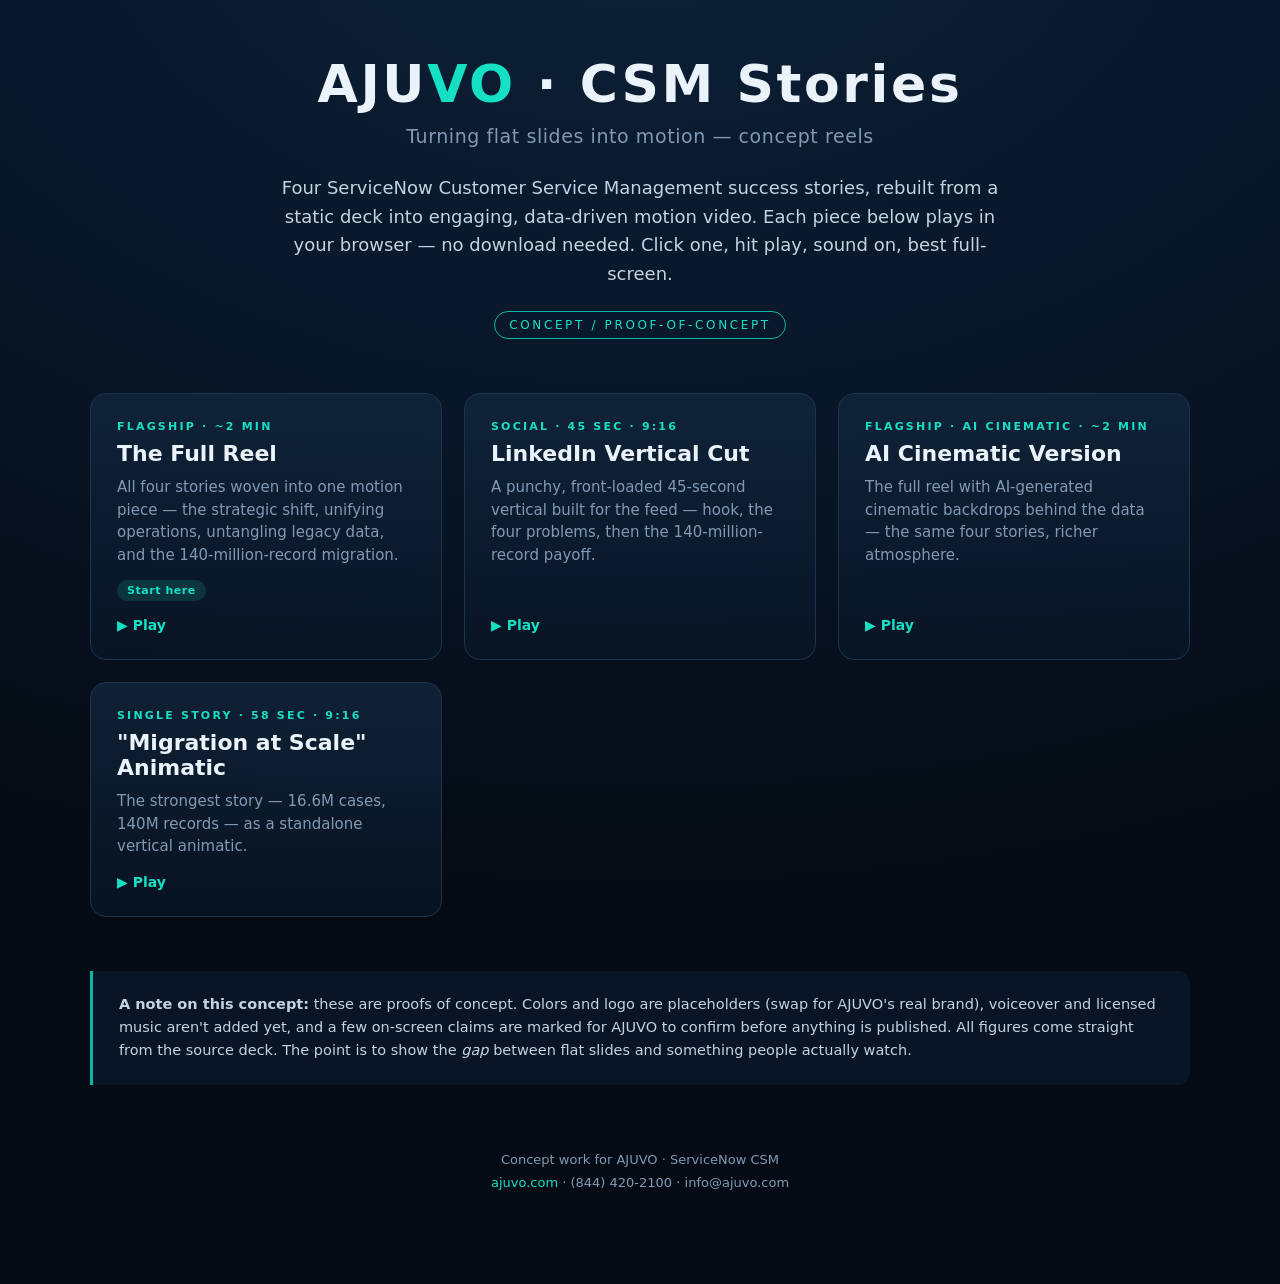
<file: public/ajuvo/index.html>
<!DOCTYPE html>
<html lang="en">
<head>
<meta charset="UTF-8">
<meta name="viewport" content="width=device-width, initial-scale=1.0">
<meta name="robots" content="noindex, nofollow">
<title>AJUVO · CSM Stories — Motion Concepts</title>
<meta name="description" content="Concept reels turning AJUVO's ServiceNow CSM success stories into engaging motion video.">
<style>
:root{color-scheme:dark;--navy:#081627;--navy2:#0d2138;--ink:#050b14;--teal:#16E0C4;--teal2:#0bb9a2;--white:#EAF2FA;--grey:#8299b3;--font:'Segoe UI',system-ui,-apple-system,'Helvetica Neue',sans-serif}
*{margin:0;padding:0;box-sizing:border-box;font-family:var(--font)}
body{background:radial-gradient(120% 80% at 50% -10%,var(--navy2),var(--navy) 55%,var(--ink));color:var(--white);min-height:100vh;padding:6vh 6vw 10vh}
.wrap{max-width:1100px;margin:0 auto}
header{text-align:center;margin-bottom:6vh}
.brand{font-size:clamp(28px,5vw,52px);font-weight:800;letter-spacing:.05em}
.brand .t{color:var(--teal)}
.tag{color:var(--grey);font-size:clamp(14px,2vw,19px);margin-top:1.2vh;letter-spacing:.03em}
.lead{max-width:720px;margin:3vh auto 0;color:#c3d3e4;font-size:clamp(15px,1.8vw,18px);line-height:1.6}
.pill{display:inline-block;margin-top:2.5vh;font-size:12px;letter-spacing:.22em;text-transform:uppercase;color:var(--teal);border:1px solid var(--teal2);padding:6px 14px;border-radius:30px}
.grid{display:grid;grid-template-columns:repeat(auto-fit,minmax(300px,1fr));gap:22px;margin-top:2vh}
.card{background:linear-gradient(180deg,rgba(19,40,64,.7),rgba(8,22,39,.7));border:1px solid #1c344f;border-radius:16px;padding:26px;text-decoration:none;color:inherit;transition:.25s;display:flex;flex-direction:column}
.card:hover{transform:translateY(-4px);border-color:var(--teal2);box-shadow:0 18px 50px rgba(0,0,0,.5)}
.k{font-size:11px;letter-spacing:.2em;text-transform:uppercase;color:var(--teal);font-weight:700}
.h{font-size:22px;font-weight:800;margin-top:8px}
.d{color:var(--grey);font-size:15px;line-height:1.5;margin-top:10px;flex:1}
.go{margin-top:16px;font-weight:700;color:var(--teal);font-size:14px}
.badge{align-self:flex-start;margin-top:14px;font-size:11px;font-weight:700;letter-spacing:.05em;padding:4px 10px;border-radius:20px;background:rgba(22,224,196,.14);color:var(--teal)}
.note{margin-top:6vh;padding:22px 26px;border-left:3px solid var(--teal2);background:rgba(13,33,56,.5);border-radius:0 12px 12px 0;color:#c3d3e4;font-size:14.5px;line-height:1.6}
footer{text-align:center;margin-top:7vh;color:var(--grey);font-size:13px;line-height:1.8}
footer a{color:var(--teal);text-decoration:none}
</style>
</head>
<body>
<div class="wrap">
  <header>
    <div class="brand">AJU<span class="t">VO</span> · CSM Stories</div>
    <div class="tag">Turning flat slides into motion — concept reels</div>
    <p class="lead">Four ServiceNow Customer Service Management success stories, rebuilt from a static deck into engaging, data-driven motion video. Each piece below plays in your browser — no download needed. Click one, hit play, sound on, best full-screen.</p>
    <span class="pill">Concept / Proof-of-Concept</span>
  </header>

  <div class="grid">
    <a class="card" href="AJUVO_CSM_Reel.html">
      <div class="k">Flagship · ~2 min</div>
      <div class="h">The Full Reel</div>
      <div class="d">All four stories woven into one motion piece — the strategic shift, unifying operations, untangling legacy data, and the 140-million-record migration.</div>
      <span class="badge">Start here</span>
      <div class="go">▶ Play</div>
    </a>
    <a class="card" href="AJUVO_LinkedIn_45s.html">
      <div class="k">Social · 45 sec · 9:16</div>
      <div class="h">LinkedIn Vertical Cut</div>
      <div class="d">A punchy, front-loaded 45-second vertical built for the feed — hook, the four problems, then the 140-million-record payoff.</div>
      <div class="go">▶ Play</div>
    </a>
    <a class="card" href="AJUVO_CSM_Reel_FAL.html">
      <div class="k">Flagship · AI cinematic · ~2 min</div>
      <div class="h">AI Cinematic Version</div>
      <div class="d">The full reel with AI-generated cinematic backdrops behind the data — the same four stories, richer atmosphere.</div>
      <div class="go">▶ Play</div>
    </a>
    <a class="card" href="Story4_Animatic.html">
      <div class="k">Single story · 58 sec · 9:16</div>
      <div class="h">"Migration at Scale" Animatic</div>
      <div class="d">The strongest story — 16.6M cases, 140M records — as a standalone vertical animatic.</div>
      <div class="go">▶ Play</div>
    </a>
  </div>

  <div class="note">
    <strong>A note on this concept:</strong> these are proofs of concept. Colors and logo are placeholders (swap for AJUVO's real brand), voiceover and licensed music aren't added yet, and a few on-screen claims are marked for AJUVO to confirm before anything is published. All figures come straight from the source deck. The point is to show the <em>gap</em> between flat slides and something people actually watch.
  </div>

  <footer>
    Concept work for AJUVO · ServiceNow CSM<br>
    <a href="https://ajuvo.com">ajuvo.com</a> · (844) 420-2100 · info@ajuvo.com
  </footer>
</div>
</body>
</html>
</file>
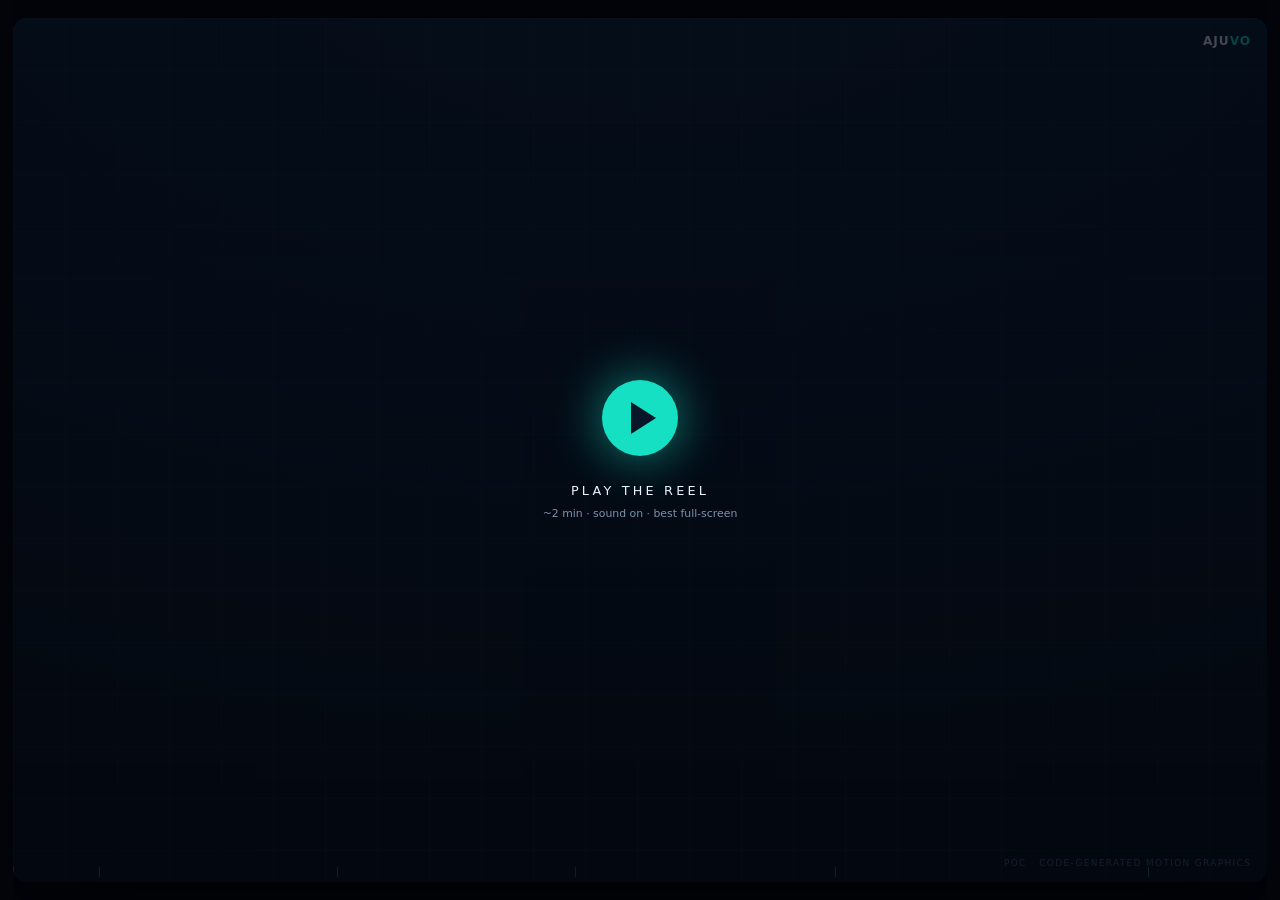
<file: public/ajuvo/AJUVO_CSM_Reel.html>
<!DOCTYPE html>
<html lang="en">
<head>
<meta charset="UTF-8">
<meta name="viewport" content="width=device-width, initial-scale=1.0">
<meta name="robots" content="noindex, nofollow">
<title>AJUVO — CSM Success Stories (Motion Reel POC)</title>
<style>
:root{
  /* PLACEHOLDER BRAND — swap for AJUVO's real palette + logo */
  --navy:#081627; --navy2:#0d2138; --ink:#050b14;
  --teal:#16E0C4; --teal2:#0bb9a2; --red:#FF5066; --amber:#FFC44D;
  --white:#EAF2FA; --grey:#7B93AD;
  --font:'Segoe UI',system-ui,-apple-system,'Helvetica Neue',sans-serif;
}
*{margin:0;padding:0;box-sizing:border-box;font-family:var(--font)}
html,body{height:100%;background:#02040a;display:flex;align-items:center;justify-content:center;overflow:hidden}
#stage{position:relative;height:96vh;aspect-ratio:16/9;max-width:98vw;background:radial-gradient(130% 100% at 50% -10%,var(--navy2),var(--navy) 55%,var(--ink));
  border-radius:14px;overflow:hidden;color:var(--white);box-shadow:0 30px 100px rgba(0,0,0,.75)}
#stage::before{content:"";position:absolute;inset:0;opacity:.05;pointer-events:none;
  background-image:linear-gradient(var(--teal) 1px,transparent 1px),linear-gradient(90deg,var(--teal) 1px,transparent 1px);
  background-size:52px 52px;animation:drift 22s linear infinite}
@keyframes drift{to{background-position:520px 520px}}
#vig{position:absolute;inset:0;pointer-events:none;box-shadow:inset 0 0 200px rgba(0,0,0,.55)}

.scene{position:absolute;inset:0;display:flex;flex-direction:column;align-items:center;justify-content:center;
  padding:0 8%;text-align:center;opacity:0;pointer-events:none;transition:opacity .6s ease}
.scene.on{opacity:1}

.alabel{font-size:1.0vw;letter-spacing:.5em;text-transform:uppercase;color:var(--teal);font-weight:700;
  opacity:0;transform:translateY(12px);transition:.6s}
.atitle{font-size:4.6vw;font-weight:800;line-height:1.02;letter-spacing:-.02em;margin-top:1.4vh;
  opacity:0;transform:translateY(18px);transition:.7s .1s}
.rise.show{opacity:1;transform:none}

.beat{font-size:1.9vw;font-weight:600;line-height:1.35;max-width:70%;color:var(--white);opacity:0;transform:translateY(14px);
  transition:.55s;margin:0 auto}
.beat.show{opacity:1;transform:none}
.beat .t{color:var(--teal)} .beat .r{color:var(--red)} .beat.dim{color:var(--grey);opacity:.55}

.chip{display:inline-flex;align-items:center;gap:.6vw;font-size:1.4vw;font-weight:700;color:var(--navy);
  background:var(--teal);padding:1.3vh 2vw;border-radius:40px;opacity:0;transform:scale(.7);transition:.5s cubic-bezier(.2,1.5,.4,1)}
.chip.show{opacity:1;transform:none}
.chip.ghost{background:transparent;color:var(--teal);border:2px solid var(--teal2)}

.num{font-variant-numeric:tabular-nums}
.mega{font-size:9vw;font-weight:800;letter-spacing:-.03em;line-height:.9;color:var(--teal)}

/* ---- COLD OPEN ---- */
#co .fourlist{display:flex;gap:1.4vw;margin-top:3vh;flex-wrap:wrap;justify-content:center}
#co .fl{font-size:1.1vw;letter-spacing:.15em;text-transform:uppercase;color:var(--grey);border:1px solid #24405f;
  padding:1vh 1.4vw;border-radius:6px;opacity:0;transform:translateY(10px);transition:.5s}
#co .fl.show{opacity:1;transform:none;color:var(--white);border-color:var(--teal2)}

/* ---- ACT 1 motif: platform swap ---- */
.pill{font-size:1.7vw;font-weight:800;padding:2vh 2.4vw;border-radius:14px;letter-spacing:.02em}
.pill.sf{background:#12263c;color:#8fb2d6;border:2px solid #2b4a6b}
.pill.sn{background:linear-gradient(135deg,var(--teal2),var(--teal));color:var(--navy)}
.swaprow{display:flex;align-items:center;gap:2.2vw;margin-bottom:3vh}
.arrow{width:0;height:3px;background:var(--teal);position:relative;transition:width .7s}
.arrow.grow{width:6vw}
.arrow::after{content:"";position:absolute;right:-2px;top:-6px;border-left:14px solid var(--teal);border-top:8px solid transparent;border-bottom:8px solid transparent;opacity:0;transition:opacity .3s .5s}
.arrow.grow::after{opacity:1}
.pill.sf.fade{opacity:.28;filter:grayscale(.6);transform:scale(.94);transition:.7s}
.pill.sn.pop{animation:pop .5s cubic-bezier(.2,1.6,.4,1) both}
@keyframes pop{from{transform:scale(.7);opacity:0}to{transform:scale(1);opacity:1}}
.costtag{font-size:1.5vw;font-weight:700;color:var(--amber);opacity:0;transition:.5s}
.costtag.show{opacity:1}
.costtag s{color:var(--red);opacity:.7}

/* ---- ACT 2 motif: scatter -> unify ---- */
.field{position:relative;width:34vw;height:34vh;margin-bottom:2.5vh}
.node{position:absolute;width:1.7vw;height:1.7vw;border-radius:50%;background:var(--grey);
  transition:all .9s cubic-bezier(.6,0,.2,1);box-shadow:0 0 0 rgba(22,224,196,0)}
.field.unified .node{background:var(--teal);box-shadow:0 0 16px rgba(22,224,196,.7)}
.ring{position:absolute;inset:0;margin:auto;width:12vw;height:12vw;border:3px solid var(--teal);border-radius:50%;
  display:flex;align-items:center;justify-content:center;font-size:2.6vw;font-weight:800;color:var(--teal);opacity:0;transform:scale(.6);transition:.7s .3s}
.field.unified .ring{opacity:1;transform:none}

/* ---- ACT 3 motif: tangle -> map ---- */
.datawrap{position:relative;width:40vw;height:32vh;margin-bottom:2.5vh}
.qmark{position:absolute;font-size:2.4vw;font-weight:800;color:var(--red);opacity:0;transition:.5s}
.qmark.show{opacity:.85}
.datawrap.mapped .qmark{opacity:0}
.grid3{position:absolute;inset:0;display:grid;grid-template-columns:repeat(3,1fr);gap:1vw;opacity:0;transition:.7s}
.datawrap.mapped .grid3{opacity:1}
.cell{background:#0f2740;border:1px solid var(--teal2);border-radius:8px;display:flex;align-items:center;justify-content:center;
  font-size:.95vw;letter-spacing:.1em;text-transform:uppercase;color:var(--teal)}
.tangle{position:absolute;inset:0;stroke:var(--red);stroke-width:2;fill:none;opacity:.6;transition:.6s}
.datawrap.mapped .tangle{opacity:0}

/* ---- ACT 4 motif: counters + throttle ---- */
.statgrid{display:flex;gap:5vw;margin-bottom:2.5vh}
.stat{display:flex;flex-direction:column;align-items:center}
.stat .v{font-size:6.5vw;font-weight:800;color:var(--teal);line-height:.9;letter-spacing:-.03em}
.stat .k{font-size:1.1vw;color:var(--white);margin-top:1vh;letter-spacing:.06em;text-transform:uppercase}
.gauge{width:34vw;height:1.6vh;background:#0f2740;border-radius:10px;overflow:hidden;position:relative;margin-top:1vh}
.gauge>div{position:absolute;left:0;top:0;bottom:0;width:30%;background:linear-gradient(90deg,var(--teal2),var(--teal));border-radius:10px}
.gauge.run>div{animation:throttle 2.4s ease-in-out infinite}
@keyframes throttle{0%,100%{width:24%}40%{width:82%}70%{width:52%}}
.glabel{font-size:.95vw;letter-spacing:.2em;text-transform:uppercase;color:var(--grey);margin-top:1.2vh}

/* ---- CLOSE ---- */
.logo{font-size:6vw;font-weight:800;letter-spacing:.05em}
.logo .t{color:var(--teal)}
.cta{margin-top:3vh;background:var(--teal);color:var(--navy);font-weight:800;font-size:1.6vw;padding:1.6vh 3vw;border-radius:44px;animation:pulse 1.5s ease-in-out infinite}
@keyframes pulse{0%,100%{transform:scale(1)}50%{transform:scale(1.05)}}
.small{font-size:1.1vw;color:var(--grey);margin-top:1.6vh;letter-spacing:.04em}

/* captions + chrome */
#cap{position:absolute;left:8%;right:8%;bottom:6.5%;text-align:center;font-size:1.5vw;font-weight:700;
  line-height:1.35;text-shadow:0 2px 16px rgba(0,0,0,.95);min-height:7vh}
#cap b{background:var(--teal);color:var(--navy);padding:0 .5vw;border-radius:4px}
#bar{position:absolute;left:0;bottom:0;height:5px;background:var(--teal);width:0%;z-index:5}
#chapters{position:absolute;left:0;bottom:5px;width:100%;height:22px;z-index:6;pointer-events:none}
#chapters i{position:absolute;bottom:0;width:1px;height:10px;background:#3a5674}
#chLabel{position:absolute;top:16px;left:16px;font-size:.85vw;letter-spacing:.25em;text-transform:uppercase;color:var(--grey)}
#brand{position:absolute;top:16px;right:16px;font-size:.95vw;font-weight:800;letter-spacing:.08em;color:var(--white)}
#brand .t{color:var(--teal)}
#poc{position:absolute;bottom:14px;right:16px;font-size:.7vw;letter-spacing:.15em;color:#3f5c7c;text-transform:uppercase;z-index:7}

#ctrl{position:absolute;inset:0;display:flex;flex-direction:column;align-items:center;justify-content:center;
  background:rgba(3,7,16,.72);cursor:pointer;z-index:10;transition:opacity .4s}
#ctrl.hidden{opacity:0;pointer-events:none}
#play{width:6vw;height:6vw;border-radius:50%;background:var(--teal);display:flex;align-items:center;justify-content:center;box-shadow:0 0 50px rgba(22,224,196,.6)}
#play::after{content:"";border-left:2vw solid var(--navy);border-top:1.3vw solid transparent;border-bottom:1.3vw solid transparent;margin-left:.5vw}
#ctrl .lbl{margin-top:3vh;font-size:1vw;letter-spacing:.25em;text-transform:uppercase;color:var(--white)}
#ctrl .sub{margin-top:1vh;font-size:.85vw;color:var(--grey)}
#snd{position:absolute;top:14px;left:50%;transform:translateX(-50%);z-index:8;font-size:.8vw;color:var(--teal);
  background:rgba(0,0,0,.35);padding:.6vh 1.2vw;border-radius:20px;cursor:pointer;opacity:0;transition:.3s}
#snd.show{opacity:1}
#replay{position:absolute;top:14px;left:16px;font-size:.85vw;color:var(--teal);background:rgba(0,0,0,.35);
  padding:.6vh 1.2vw;border-radius:20px;cursor:pointer;opacity:0;transition:.3s;z-index:8}
#replay.show{opacity:1}
</style>
</head>
<body>
<div id="stage">
  <div id="brand">AJU<span class="t">VO</span></div>
  <div id="chLabel"></div>
  <div id="snd">♪ sound on</div>
  <div id="replay">↻ replay</div>
  <div id="poc">POC · code-generated motion graphics</div>

  <!-- COLD OPEN -->
  <div class="scene" id="co" data-act="0">
    <div class="alabel rise">AJUVO · CSM Transformation</div>
    <div class="atitle rise">One transformation.<br>Four things nobody<br>warned them about.</div>
    <div class="fourlist">
      <div class="fl" data-fl="0">Strategic shift</div>
      <div class="fl" data-fl="1">Fragmented ops</div>
      <div class="fl" data-fl="2">Undocumented data</div>
      <div class="fl" data-fl="3">Migration at scale</div>
    </div>
  </div>

  <!-- ACT 1 -->
  <div class="scene" id="a1" data-act="1">
    <div class="swaprow">
      <div class="pill sf" id="a1sf">Salesforce</div>
      <div class="arrow" id="a1arrow"></div>
      <div class="pill sn" id="a1sn" style="opacity:0">ServiceNow</div>
    </div>
    <div class="costtag" id="a1cost"><s>$$$$</s> &nbsp;→&nbsp; $$ &nbsp;a price that finally made sense</div>
    <div class="beat" id="a1b" style="margin-top:3vh"></div>
  </div>

  <!-- ACT 2 -->
  <div class="scene" id="a2" data-act="2">
    <div class="field" id="a2field">
      <div class="ring" id="a2ring">1</div>
    </div>
    <div class="beat" id="a2b"></div>
  </div>

  <!-- ACT 3 -->
  <div class="scene" id="a3" data-act="3">
    <div class="datawrap" id="a3wrap">
      <svg class="tangle" viewBox="0 0 100 80" preserveAspectRatio="none">
        <path d="M8,10 C40,70 70,5 92,60 M12,70 C50,10 60,75 90,15 M20,40 C55,60 45,20 80,45"/>
      </svg>
      <div class="qmark" style="left:10%;top:12%" data-q>?</div>
      <div class="qmark" style="left:78%;top:20%" data-q>?</div>
      <div class="qmark" style="left:34%;top:60%" data-q>?</div>
      <div class="qmark" style="left:64%;top:66%" data-q>?</div>
      <div class="grid3">
        <div class="cell">Records</div><div class="cell">Relations</div><div class="cell">History</div>
        <div class="cell">Cases</div><div class="cell">Contacts</div><div class="cell">Journals</div>
      </div>
    </div>
    <div class="beat" id="a3b"></div>
  </div>

  <!-- ACT 4 -->
  <div class="scene" id="a4" data-act="4">
    <div class="statgrid">
      <div class="stat"><div class="v num" id="a4s1">0</div><div class="k">primary cases</div></div>
      <div class="stat"><div class="v num" id="a4s2">0</div><div class="k">total records</div></div>
    </div>
    <div class="gauge" id="a4gauge"><div></div></div>
    <div class="glabel" id="a4gl">throttle · push · protect the platform</div>
    <div class="beat" id="a4b" style="margin-top:2.5vh"></div>
  </div>

  <!-- CLOSE -->
  <div class="scene" id="cl" data-act="5">
    <div class="alabel rise">Four problems · one pattern</div>
    <div class="logo rise" style="margin-top:1vh">AJU<span class="t">VO</span></div>
    <div class="beat show" style="margin-top:1.5vh;max-width:64%">Complexity builds up until someone has to untangle it.<br>That's the part we're built for.</div>
    <div class="cta">Let's talk — ajuvo.com</div>
    <div class="small">(844) 420-2100 · info@ajuvo.com</div>
  </div>

  <div id="cap"></div>
  <div id="chapters"></div>
  <div id="bar"></div>

  <div id="ctrl">
    <div id="play"></div>
    <div class="lbl">Play the reel</div>
    <div class="sub">~2 min · sound on · best full-screen</div>
  </div>
</div>

<script>
const $=s=>document.querySelector(s), $$=s=>[...document.querySelectorAll(s)];
// ---- master timeline (ms) ----
const ACTS=[
  {id:'co',a:0,     b:8000,  label:'Cold Open'},
  {id:'a1',a:8000,  b:30000, label:'Story 1 · Strategic Shift'},
  {id:'a2',a:30000, b:52000, label:'Story 2 · Unified Operations'},
  {id:'a3',a:52000, b:76000, label:'Story 3 · Legacy Data'},
  {id:'a4',a:76000, b:105000,label:'Story 4 · Migration at Scale'},
  {id:'cl',a:105000,b:116000,label:'AJUVO'}
];
const END=116000;

const CAPS=[
  [0,4000,"Every enterprise thinks its systems are under control."],
  [4000,8000,"Then it tries to move them. Here's what four of those moments actually looked like."],
  // act1
  [8500,15000,"This customer ran service on Salesforce — expensive, sprawling, and not where the enterprise was headed."],
  [15000,22000,"Under one 'simple' experience sat dozens of case types, entry points and integrations."],
  [22000,30000,"AJUVO didn't just swap tools. We rebuilt service on ServiceNow to fit where the business was actually going."],
  // act2
  [30500,37000,"To customers it felt like one service."],
  [37000,44000,"Behind the scenes: separate paths and integrations for every case type, stitched together by hand."],
  [44000,52000,"AJUVO pulled the fragments into <b>one connected experience</b> — flexible for every case, simple to run."],
  // act3
  [52500,60000,"The hardest part of a migration is the data nobody documented — and nobody fully understands."],
  [60000,68000,"Records, relationships, history — tangled, undocumented, business-critical."],
  [68000,76000,"So AJUVO reverse-engineered the entire legacy model. Mapped it. Tested it. Turned guesswork into a blueprint."],
  // act4
  [76500,82000,"Then came the migration itself. And the numbers were staggering."],
  [82000,90000,"<b>16.6 million</b> primary cases."],
  [90000,97000,"<b>140 million</b> total records — 4 to 5 deep in every case: emails, chats, years of history."],
  [97000,105000,"Moved under an aggressive timeline. Throttled when the platform needed air, pushed when it could take more."],
  // close
  [105500,111000,"Four problems. One pattern: complexity that builds until someone untangles it."],
  [111000,116000,"AJUVO — ServiceNow migration at enterprise scale. Let's talk, ajuvo.com."]
];

// ---- one-shot cues: [time, fn] ----
const A=8000,B=30000,C=52000,D=76000,CL=105000;
const CUES=[
  // cold open
  [200,()=>{$('.alabel').classList.add('show');}],
  [700,()=>{$('.atitle').classList.add('show');}],
  [3200,()=>fl(0)],[4200,()=>fl(1)],[5200,()=>fl(2)],[6200,()=>fl(3)],
  // act1
  [A+300,()=>{$('#a1sf').style.opacity=1;}],
  [A+2200,()=>{$('#a1arrow').classList.add('grow');}],
  [A+3200,()=>{$('#a1sn').style.opacity=1;$('#a1sn').classList.add('pop');hit(120,.5);}],
  [A+3600,()=>{$('#a1sf').classList.add('fade');}],
  [A+5200,()=>{$('#a1cost').classList.add('show');ping(660);}],
  [A+13500,()=>beat('#a1b','A <span class="t">unified, supportable</span> foundation — at a price that finally made sense.')],
  // act2
  [B+400,()=>scatter()],
  [B+6500,()=>{$('#a2field').classList.add('unified');hit(140,.5);}],
  [B+13500,()=>beat('#a2b','One consistent experience — for customers <span class="t">and</span> the teams behind them.')],
  // act3
  [C+500,()=>{$$('#a3wrap [data-q]').forEach((q,i)=>setTimeout(()=>{q.classList.add('show');ping(420+i*60);},i*300));}],
  [C+8000,()=>{$('#a3wrap').classList.add('mapped');hit(120,.55);}],
  [C+15500,()=>beat('#a3b','An undocumented mess became a <span class="t">structured foundation</span> — ready to move.')],
  // act4
  [D+300,()=>{$('#a4gauge').classList.add('run');}],
  [D+14500,()=>beat('#a4b','140 million records migrated. History intact. <span class="t">Platform stability maintained.</span>')],
  [D+14700,()=>swell()],
  // close
  [CL+200,()=>{$$('#cl .rise').forEach(e=>e.classList.add('show'));swell();}]
];

function fl(i){document.querySelector(`.fl[data-fl="${i}"]`).classList.add('show');ping(500+i*40);}
function beat(sel,html){const e=$(sel);e.innerHTML=html;e.classList.add('show');}
function scatter(){
  const f=$('#a2field');const N=7;
  for(let i=0;i<N;i++){
    const n=document.createElement('div');n.className='node';
    const ang=Math.random()*6.28, r=30+Math.random()*15;
    n.style.left=(50+Math.cos(ang)*r)+'%';n.style.top=(50+Math.sin(ang)*r)+'%';
    f.appendChild(n);
  }
  requestAnimationFrame(()=>{setTimeout(()=>{
    $$('#a2field .node').forEach(n=>{n.dataset.cx=n.style.left;});
  },50);});
}
const obs=new MutationObserver(()=>{
  if($('#a2field').classList.contains('unified')){
    $$('#a2field .node').forEach(n=>{
      const a=Math.random()*6.28,r=7+Math.random()*3;
      n.style.left=(50+Math.cos(a)*r)+'%';n.style.top=(50+Math.sin(a)*r)+'%';
    });
  }
});
obs.observe($('#a2field'),{attributes:true,attributeFilter:['class']});

const ease=t=>1-Math.pow(1-t,3);
function cnt(el,target,t0,t1,now,fmt){const p=Math.min(1,Math.max(0,(now-t0)/(t1-t0)));el.textContent=fmt(Math.round(ease(p)*target));}
const fM=n=>(n/1e6).toFixed(1).replace(/\.0$/,'')+'M';

let AC=null, SND=true;
function audio(){ if(!AC){try{AC=new (window.AudioContext||window.webkitAudioContext)();}catch(e){SND=false;}} }
function tone(freq,dur,type,g,slideTo){
  if(!AC||!SND)return;
  const o=AC.createOscillator(),v=AC.createGain(),t=AC.currentTime;
  o.type=type||'sine';o.frequency.setValueAtTime(freq,t);
  if(slideTo)o.frequency.exponentialRampToValueAtTime(slideTo,t+dur);
  v.gain.setValueAtTime(0,t);v.gain.linearRampToValueAtTime(g||.15,t+.01);
  v.gain.exponentialRampToValueAtTime(.0001,t+dur);
  o.connect(v);v.connect(AC.destination);o.start(t);o.stop(t+dur+.05);
}
const hit =(f,g)=>{tone(f||120,.5,'sine',g||.4);tone((f||120)*2,.18,'triangle',.12);};
const ping=(f)=>tone(f||600,.12,'triangle',.08);
const swell=()=>{[262,330,392,523].forEach((f,i)=>setTimeout(()=>tone(f,.9,'sine',.09),i*70));};
let lastRiser=-1;
function riserFor(now){
  const near=ACTS.some(a=>Math.abs(now-a.a)<40 && a.a>0);
  if(near && now-lastRiser>1000){lastRiser=now;tone(180,.6,'sawtooth',.05,420);}
}

ACTS.forEach(a=>{const i=document.createElement('i');i.style.left=(a.a/END*100)+'%';$('#chapters').appendChild(i);});

let start=null,raf=null,fired=new Array(CUES.length).fill(false);
function reset(){
  start=null;fired.fill(false);cancelAnimationFrame(raf);
  $$('.scene').forEach(s=>s.classList.remove('on'));
  $$('.show').forEach(e=>{if(!e.closest('#cl'))e.classList.remove('show');});
  $('#a2field').querySelectorAll('.node').forEach(n=>n.remove());
  $('#a2field').classList.remove('unified');$('#a3wrap').classList.remove('mapped');
  $('#a1arrow').classList.remove('grow');$('#a1sf').classList.remove('fade');
  $('#a1sn').classList.remove('pop');$('#a1sn').style.opacity=0;$('#a1sf').style.opacity=0;
  $('#a4gauge').classList.remove('run');$('#a4s1').textContent='0';$('#a4s2').textContent='0';
  $('#a1b').classList.remove('show');$('#a2b').classList.remove('show');$('#a3b').classList.remove('show');$('#a4b').classList.remove('show');
  $('#bar').style.width='0%';$('#cap').innerHTML='';$('#replay').classList.remove('show');
}
function frame(ts){
  if(!start)start=ts;
  const now=ts-start;
  $('#bar').style.width=Math.min(100,now/END*100)+'%';
  ACTS.forEach(a=>{const el=document.getElementById(a.id);const on=now>=a.a&&now<a.b;el.classList.toggle('on',on);if(on)$('#chLabel').textContent=a.label;});
  const c=CAPS.find(c=>now>=c[0]&&now<c[1]);$('#cap').innerHTML=c?c[2]:'';
  CUES.forEach((q,i)=>{if(!fired[i]&&now>=q[0]){fired[i]=true;q[1]();}});
  if(now>=D+2000&&now<D+9000)cnt($('#a4s1'),16600000,D+2200,D+8000,now,fM);
  if(now>=D+8000)$('#a4s1').textContent='16.6M';
  if(now>=D+8500&&now<D+15000)cnt($('#a4s2'),140000000,D+8800,D+14000,now,fM);
  if(now>=D+14000)$('#a4s2').textContent='140M';
  riserFor(now);
  if(now<END)raf=requestAnimationFrame(frame);
  else{$('#cap').innerHTML=CAPS[CAPS.length-1][2];$('#replay').classList.add('show');}
}
function play(){audio();if(AC&&AC.state==='suspended')AC.resume();reset();$('#ctrl').classList.add('hidden');$('#snd').classList.add('show');raf=requestAnimationFrame(frame);}
$('#ctrl').addEventListener('click',play);
$('#replay').addEventListener('click',play);
$('#snd').addEventListener('click',e=>{e.stopPropagation();SND=!SND;$('#snd').textContent=SND?'♪ sound on':'♪ sound off';});
</script>
</body>
</html>
</file>
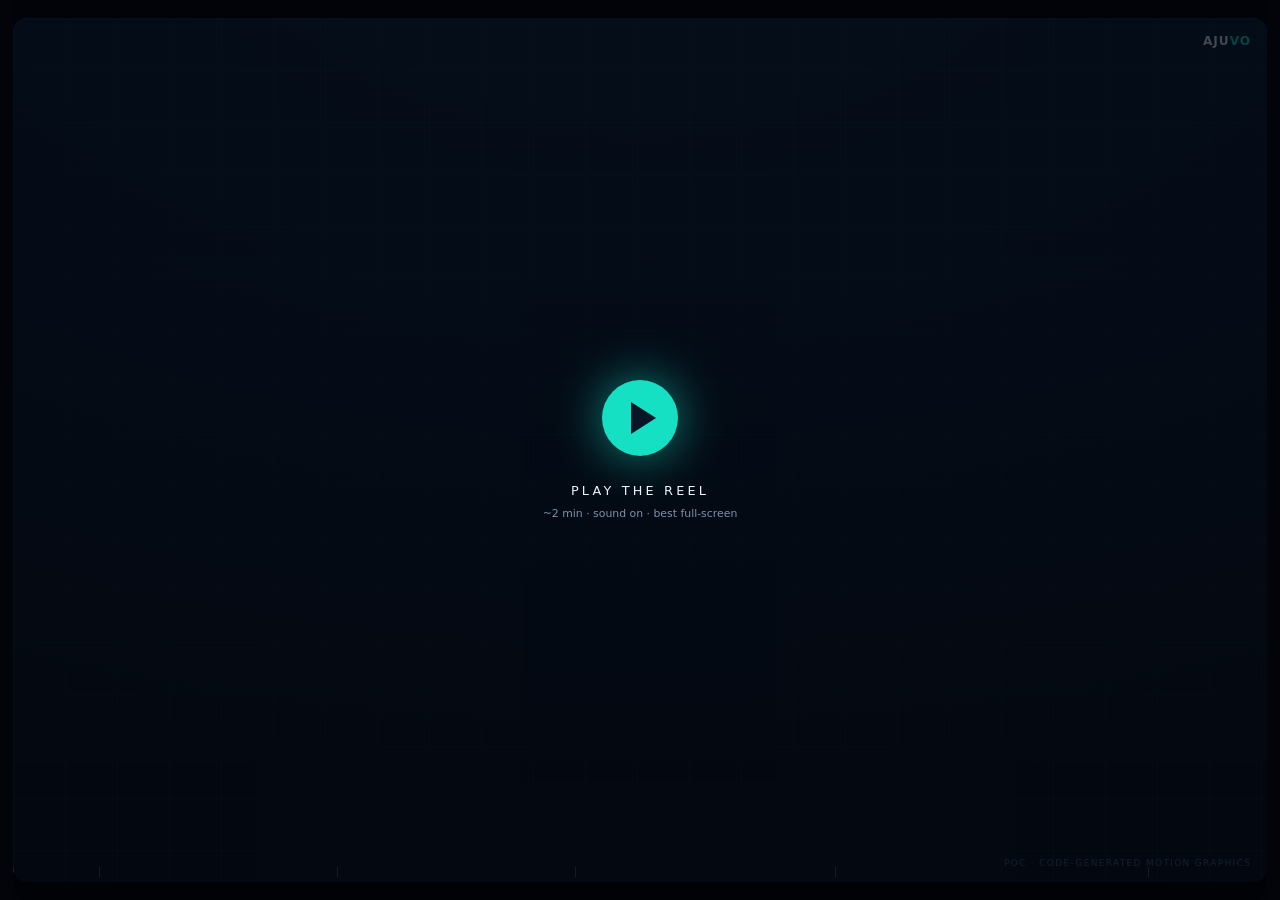
<file: public/ajuvo/AJUVO_CSM_Reel_FAL.html>
<!DOCTYPE html>
<html lang="en">
<head>
<meta charset="UTF-8">
<meta name="viewport" content="width=device-width, initial-scale=1.0">
<meta name="robots" content="noindex, nofollow">
<title>AJUVO — CSM Success Stories (Motion Reel POC)</title>
<style>
:root{
  /* PLACEHOLDER BRAND — swap for AJUVO's real palette + logo */
  --navy:#081627; --navy2:#0d2138; --ink:#050b14;
  --teal:#16E0C4; --teal2:#0bb9a2; --red:#FF5066; --amber:#FFC44D;
  --white:#EAF2FA; --grey:#7B93AD;
  --font:'Segoe UI',system-ui,-apple-system,'Helvetica Neue',sans-serif;
}
*{margin:0;padding:0;box-sizing:border-box;font-family:var(--font)}
html,body{height:100%;background:#02040a;display:flex;align-items:center;justify-content:center;overflow:hidden}
#stage{position:relative;height:96vh;aspect-ratio:16/9;max-width:98vw;background:radial-gradient(130% 100% at 50% -10%,var(--navy2),var(--navy) 55%,var(--ink));
  border-radius:14px;overflow:hidden;color:var(--white);box-shadow:0 30px 100px rgba(0,0,0,.75)}
#stage::before{content:"";position:absolute;inset:0;opacity:.05;pointer-events:none;
  background-image:linear-gradient(var(--teal) 1px,transparent 1px),linear-gradient(90deg,var(--teal) 1px,transparent 1px);
  background-size:52px 52px;animation:drift 22s linear infinite}
@keyframes drift{to{background-position:520px 520px}}
#vig{position:absolute;inset:0;pointer-events:none;box-shadow:inset 0 0 200px rgba(0,0,0,.55)}

.falbg{position:absolute;inset:0;background-size:cover;background-position:center;opacity:0;transition:opacity 1.4s ease;z-index:0;transform:scale(1.05)}
.scene.on .falbg{opacity:.36}
.falscrim{position:absolute;inset:0;z-index:1;background:radial-gradient(120% 90% at 50% 45%,rgba(8,22,39,.30),rgba(5,11,20,.85) 88%)}
.scene>*:not(.falbg):not(.falscrim){position:relative;z-index:2}
.scene{position:absolute;inset:0;display:flex;flex-direction:column;align-items:center;justify-content:center;
  padding:0 8%;text-align:center;opacity:0;pointer-events:none;transition:opacity .6s ease}
.scene.on{opacity:1}

.alabel{font-size:1.0vw;letter-spacing:.5em;text-transform:uppercase;color:var(--teal);font-weight:700;
  opacity:0;transform:translateY(12px);transition:.6s}
.atitle{font-size:4.6vw;font-weight:800;line-height:1.02;letter-spacing:-.02em;margin-top:1.4vh;
  opacity:0;transform:translateY(18px);transition:.7s .1s}
.rise.show{opacity:1;transform:none}

.beat{font-size:1.9vw;font-weight:600;line-height:1.35;max-width:70%;color:var(--white);opacity:0;transform:translateY(14px);
  transition:.55s;margin:0 auto}
.beat.show{opacity:1;transform:none}
.beat .t{color:var(--teal)} .beat .r{color:var(--red)} .beat.dim{color:var(--grey);opacity:.55}

.chip{display:inline-flex;align-items:center;gap:.6vw;font-size:1.4vw;font-weight:700;color:var(--navy);
  background:var(--teal);padding:1.3vh 2vw;border-radius:40px;opacity:0;transform:scale(.7);transition:.5s cubic-bezier(.2,1.5,.4,1)}
.chip.show{opacity:1;transform:none}
.chip.ghost{background:transparent;color:var(--teal);border:2px solid var(--teal2)}

.num{font-variant-numeric:tabular-nums}
.mega{font-size:9vw;font-weight:800;letter-spacing:-.03em;line-height:.9;color:var(--teal)}

/* ---- COLD OPEN ---- */
#co .fourlist{display:flex;gap:1.4vw;margin-top:3vh;flex-wrap:wrap;justify-content:center}
#co .fl{font-size:1.1vw;letter-spacing:.15em;text-transform:uppercase;color:var(--grey);border:1px solid #24405f;
  padding:1vh 1.4vw;border-radius:6px;opacity:0;transform:translateY(10px);transition:.5s}
#co .fl.show{opacity:1;transform:none;color:var(--white);border-color:var(--teal2)}

/* ---- ACT 1 motif: platform swap ---- */
.pill{font-size:1.7vw;font-weight:800;padding:2vh 2.4vw;border-radius:14px;letter-spacing:.02em}
.pill.sf{background:#12263c;color:#8fb2d6;border:2px solid #2b4a6b}
.pill.sn{background:linear-gradient(135deg,var(--teal2),var(--teal));color:var(--navy)}
.swaprow{display:flex;align-items:center;gap:2.2vw;margin-bottom:3vh}
.arrow{width:0;height:3px;background:var(--teal);position:relative;transition:width .7s}
.arrow.grow{width:6vw}
.arrow::after{content:"";position:absolute;right:-2px;top:-6px;border-left:14px solid var(--teal);border-top:8px solid transparent;border-bottom:8px solid transparent;opacity:0;transition:opacity .3s .5s}
.arrow.grow::after{opacity:1}
.pill.sf.fade{opacity:.28;filter:grayscale(.6);transform:scale(.94);transition:.7s}
.pill.sn.pop{animation:pop .5s cubic-bezier(.2,1.6,.4,1) both}
@keyframes pop{from{transform:scale(.7);opacity:0}to{transform:scale(1);opacity:1}}
.costtag{font-size:1.5vw;font-weight:700;color:var(--amber);opacity:0;transition:.5s}
.costtag.show{opacity:1}
.costtag s{color:var(--red);opacity:.7}

/* ---- ACT 2 motif: scatter -> unify ---- */
.field{position:relative;width:34vw;height:34vh;margin-bottom:2.5vh}
.node{position:absolute;width:1.7vw;height:1.7vw;border-radius:50%;background:var(--grey);
  transition:all .9s cubic-bezier(.6,0,.2,1);box-shadow:0 0 0 rgba(22,224,196,0)}
.field.unified .node{background:var(--teal);box-shadow:0 0 16px rgba(22,224,196,.7)}
.ring{position:absolute;inset:0;margin:auto;width:12vw;height:12vw;border:3px solid var(--teal);border-radius:50%;
  display:flex;align-items:center;justify-content:center;font-size:2.6vw;font-weight:800;color:var(--teal);opacity:0;transform:scale(.6);transition:.7s .3s}
.field.unified .ring{opacity:1;transform:none}

/* ---- ACT 3 motif: tangle -> map ---- */
.datawrap{position:relative;width:40vw;height:32vh;margin-bottom:2.5vh}
.qmark{position:absolute;font-size:2.4vw;font-weight:800;color:var(--red);opacity:0;transition:.5s}
.qmark.show{opacity:.85}
.datawrap.mapped .qmark{opacity:0}
.grid3{position:absolute;inset:0;display:grid;grid-template-columns:repeat(3,1fr);gap:1vw;opacity:0;transition:.7s}
.datawrap.mapped .grid3{opacity:1}
.cell{background:#0f2740;border:1px solid var(--teal2);border-radius:8px;display:flex;align-items:center;justify-content:center;
  font-size:.95vw;letter-spacing:.1em;text-transform:uppercase;color:var(--teal)}
.tangle{position:absolute;inset:0;stroke:var(--red);stroke-width:2;fill:none;opacity:.6;transition:.6s}
.datawrap.mapped .tangle{opacity:0}

/* ---- ACT 4 motif: counters + throttle ---- */
.statgrid{display:flex;gap:5vw;margin-bottom:2.5vh}
.stat{display:flex;flex-direction:column;align-items:center}
.stat .v{font-size:6.5vw;font-weight:800;color:var(--teal);line-height:.9;letter-spacing:-.03em}
.stat .k{font-size:1.1vw;color:var(--white);margin-top:1vh;letter-spacing:.06em;text-transform:uppercase}
.gauge{width:34vw;height:1.6vh;background:#0f2740;border-radius:10px;overflow:hidden;position:relative;margin-top:1vh}
.gauge>div{position:absolute;left:0;top:0;bottom:0;width:30%;background:linear-gradient(90deg,var(--teal2),var(--teal));border-radius:10px}
.gauge.run>div{animation:throttle 2.4s ease-in-out infinite}
@keyframes throttle{0%,100%{width:24%}40%{width:82%}70%{width:52%}}
.glabel{font-size:.95vw;letter-spacing:.2em;text-transform:uppercase;color:var(--grey);margin-top:1.2vh}

/* ---- CLOSE ---- */
.logo{font-size:6vw;font-weight:800;letter-spacing:.05em}
.logo .t{color:var(--teal)}
.cta{margin-top:3vh;background:var(--teal);color:var(--navy);font-weight:800;font-size:1.6vw;padding:1.6vh 3vw;border-radius:44px;animation:pulse 1.5s ease-in-out infinite}
@keyframes pulse{0%,100%{transform:scale(1)}50%{transform:scale(1.05)}}
.small{font-size:1.1vw;color:var(--grey);margin-top:1.6vh;letter-spacing:.04em}

/* captions + chrome */
#cap{position:absolute;left:8%;right:8%;bottom:6.5%;text-align:center;font-size:1.5vw;font-weight:700;
  line-height:1.35;text-shadow:0 2px 16px rgba(0,0,0,.95);min-height:7vh}
#cap b{background:var(--teal);color:var(--navy);padding:0 .5vw;border-radius:4px}
#bar{position:absolute;left:0;bottom:0;height:5px;background:var(--teal);width:0%;z-index:5}
#chapters{position:absolute;left:0;bottom:5px;width:100%;height:22px;z-index:6;pointer-events:none}
#chapters i{position:absolute;bottom:0;width:1px;height:10px;background:#3a5674}
#chLabel{position:absolute;top:16px;left:16px;font-size:.85vw;letter-spacing:.25em;text-transform:uppercase;color:var(--grey)}
#brand{position:absolute;top:16px;right:16px;font-size:.95vw;font-weight:800;letter-spacing:.08em;color:var(--white)}
#brand .t{color:var(--teal)}
#poc{position:absolute;bottom:14px;right:16px;font-size:.7vw;letter-spacing:.15em;color:#3f5c7c;text-transform:uppercase;z-index:7}

#ctrl{position:absolute;inset:0;display:flex;flex-direction:column;align-items:center;justify-content:center;
  background:rgba(3,7,16,.72);cursor:pointer;z-index:10;transition:opacity .4s}
#ctrl.hidden{opacity:0;pointer-events:none}
#play{width:6vw;height:6vw;border-radius:50%;background:var(--teal);display:flex;align-items:center;justify-content:center;box-shadow:0 0 50px rgba(22,224,196,.6)}
#play::after{content:"";border-left:2vw solid var(--navy);border-top:1.3vw solid transparent;border-bottom:1.3vw solid transparent;margin-left:.5vw}
#ctrl .lbl{margin-top:3vh;font-size:1vw;letter-spacing:.25em;text-transform:uppercase;color:var(--white)}
#ctrl .sub{margin-top:1vh;font-size:.85vw;color:var(--grey)}
#snd{position:absolute;top:14px;left:50%;transform:translateX(-50%);z-index:8;font-size:.8vw;color:var(--teal);
  background:rgba(0,0,0,.35);padding:.6vh 1.2vw;border-radius:20px;cursor:pointer;opacity:0;transition:.3s}
#snd.show{opacity:1}
#replay{position:absolute;top:14px;left:16px;font-size:.85vw;color:var(--teal);background:rgba(0,0,0,.35);
  padding:.6vh 1.2vw;border-radius:20px;cursor:pointer;opacity:0;transition:.3s;z-index:8}
#replay.show{opacity:1}
</style>
</head>
<body>
<div id="stage">
  <div id="brand">AJU<span class="t">VO</span></div>
  <div id="chLabel"></div>
  <div id="snd">♪ sound on</div>
  <div id="replay">↻ replay</div>
  <div id="poc">POC · code-generated motion graphics</div>

  <!-- COLD OPEN -->
  <div class="scene" id="co" data-act="0">
    <div class="falbg" style="background-image:url('assets/story4_serverhall.jpg')"></div><div class="falscrim"></div>
    <div class="alabel rise">AJUVO · CSM Transformation</div>
    <div class="atitle rise">One transformation.<br>Four things nobody<br>warned them about.</div>
    <div class="fourlist">
      <div class="fl" data-fl="0">Strategic shift</div>
      <div class="fl" data-fl="1">Fragmented ops</div>
      <div class="fl" data-fl="2">Undocumented data</div>
      <div class="fl" data-fl="3">Migration at scale</div>
    </div>
  </div>

  <!-- ACT 1 -->
  <div class="scene" id="a1" data-act="1">
    <div class="falbg" style="background-image:url('assets/story1_chaos.jpg')"></div><div class="falscrim"></div>
    <div class="swaprow">
      <div class="pill sf" id="a1sf">Salesforce</div>
      <div class="arrow" id="a1arrow"></div>
      <div class="pill sn" id="a1sn" style="opacity:0">ServiceNow</div>
    </div>
    <div class="costtag" id="a1cost"><s>$$$$</s> &nbsp;→&nbsp; $$ &nbsp;a price that finally made sense</div>
    <div class="beat" id="a1b" style="margin-top:3vh"></div>
  </div>

  <!-- ACT 2 -->
  <div class="scene" id="a2" data-act="2">
    <div class="falbg" style="background-image:url('assets/story2_converge.jpg')"></div><div class="falscrim"></div>
    <div class="field" id="a2field">
      <div class="ring" id="a2ring">1</div>
    </div>
    <div class="beat" id="a2b"></div>
  </div>

  <!-- ACT 3 -->
  <div class="scene" id="a3" data-act="3">
    <div class="falbg" style="background-image:url('assets/story3_tangle.jpg')"></div><div class="falscrim"></div>
    <div class="datawrap" id="a3wrap">
      <svg class="tangle" viewBox="0 0 100 80" preserveAspectRatio="none">
        <path d="M8,10 C40,70 70,5 92,60 M12,70 C50,10 60,75 90,15 M20,40 C55,60 45,20 80,45"/>
      </svg>
      <div class="qmark" style="left:10%;top:12%" data-q>?</div>
      <div class="qmark" style="left:78%;top:20%" data-q>?</div>
      <div class="qmark" style="left:34%;top:60%" data-q>?</div>
      <div class="qmark" style="left:64%;top:66%" data-q>?</div>
      <div class="grid3">
        <div class="cell">Records</div><div class="cell">Relations</div><div class="cell">History</div>
        <div class="cell">Cases</div><div class="cell">Contacts</div><div class="cell">Journals</div>
      </div>
    </div>
    <div class="beat" id="a3b"></div>
  </div>

  <!-- ACT 4 -->
  <div class="scene" id="a4" data-act="4">
    <div class="falbg" style="background-image:url('assets/story4_serverhall.jpg')"></div><div class="falscrim"></div>
    <div class="statgrid">
      <div class="stat"><div class="v num" id="a4s1">0</div><div class="k">primary cases</div></div>
      <div class="stat"><div class="v num" id="a4s2">0</div><div class="k">total records</div></div>
    </div>
    <div class="gauge" id="a4gauge"><div></div></div>
    <div class="glabel" id="a4gl">throttle · push · protect the platform</div>
    <div class="beat" id="a4b" style="margin-top:2.5vh"></div>
  </div>

  <!-- CLOSE -->
  <div class="scene" id="cl" data-act="5">
    <div class="falbg" style="background-image:url('assets/story2_converge.jpg')"></div><div class="falscrim"></div>
    <div class="alabel rise">Four problems · one pattern</div>
    <div class="logo rise" style="margin-top:1vh">AJU<span class="t">VO</span></div>
    <div class="beat show" style="margin-top:1.5vh;max-width:64%">Complexity builds up until someone has to untangle it.<br>That's the part we're built for.</div>
    <div class="cta">Let's talk — ajuvo.com</div>
    <div class="small">(844) 420-2100 · info@ajuvo.com</div>
  </div>

  <div id="cap"></div>
  <div id="chapters"></div>
  <div id="bar"></div>

  <div id="ctrl">
    <div id="play"></div>
    <div class="lbl">Play the reel</div>
    <div class="sub">~2 min · sound on · best full-screen</div>
  </div>
</div>

<script>
const $=s=>document.querySelector(s), $$=s=>[...document.querySelectorAll(s)];
// ---- master timeline (ms) ----
const ACTS=[
  {id:'co',a:0,     b:8000,  label:'Cold Open'},
  {id:'a1',a:8000,  b:30000, label:'Story 1 · Strategic Shift'},
  {id:'a2',a:30000, b:52000, label:'Story 2 · Unified Operations'},
  {id:'a3',a:52000, b:76000, label:'Story 3 · Legacy Data'},
  {id:'a4',a:76000, b:105000,label:'Story 4 · Migration at Scale'},
  {id:'cl',a:105000,b:116000,label:'AJUVO'}
];
const END=116000;

const CAPS=[
  [0,4000,"Every enterprise thinks its systems are under control."],
  [4000,8000,"Then it tries to move them. Here's what four of those moments actually looked like."],
  // act1
  [8500,15000,"This customer ran service on Salesforce — expensive, sprawling, and not where the enterprise was headed."],
  [15000,22000,"Under one 'simple' experience sat dozens of case types, entry points and integrations."],
  [22000,30000,"AJUVO didn't just swap tools. We rebuilt service on ServiceNow to fit where the business was actually going."],
  // act2
  [30500,37000,"To customers it felt like one service."],
  [37000,44000,"Behind the scenes: separate paths and integrations for every case type, stitched together by hand."],
  [44000,52000,"AJUVO pulled the fragments into <b>one connected experience</b> — flexible for every case, simple to run."],
  // act3
  [52500,60000,"The hardest part of a migration is the data nobody documented — and nobody fully understands."],
  [60000,68000,"Records, relationships, history — tangled, undocumented, business-critical."],
  [68000,76000,"So AJUVO reverse-engineered the entire legacy model. Mapped it. Tested it. Turned guesswork into a blueprint."],
  // act4
  [76500,82000,"Then came the migration itself. And the numbers were staggering."],
  [82000,90000,"<b>16.6 million</b> primary cases."],
  [90000,97000,"<b>140 million</b> total records — 4 to 5 deep in every case: emails, chats, years of history."],
  [97000,105000,"Moved under an aggressive timeline. Throttled when the platform needed air, pushed when it could take more."],
  // close
  [105500,111000,"Four problems. One pattern: complexity that builds until someone untangles it."],
  [111000,116000,"AJUVO — ServiceNow migration at enterprise scale. Let's talk, ajuvo.com."]
];

// ---- one-shot cues: [time, fn] ----
const A=8000,B=30000,C=52000,D=76000,CL=105000;
const CUES=[
  // cold open
  [200,()=>{$('.alabel').classList.add('show');}],
  [700,()=>{$('.atitle').classList.add('show');}],
  [3200,()=>fl(0)],[4200,()=>fl(1)],[5200,()=>fl(2)],[6200,()=>fl(3)],
  // act1
  [A+300,()=>{$('#a1sf').style.opacity=1;}],
  [A+2200,()=>{$('#a1arrow').classList.add('grow');}],
  [A+3200,()=>{$('#a1sn').style.opacity=1;$('#a1sn').classList.add('pop');hit(120,.5);}],
  [A+3600,()=>{$('#a1sf').classList.add('fade');}],
  [A+5200,()=>{$('#a1cost').classList.add('show');ping(660);}],
  [A+13500,()=>beat('#a1b','A <span class="t">unified, supportable</span> foundation — at a price that finally made sense.')],
  // act2
  [B+400,()=>scatter()],
  [B+6500,()=>{$('#a2field').classList.add('unified');hit(140,.5);}],
  [B+13500,()=>beat('#a2b','One consistent experience — for customers <span class="t">and</span> the teams behind them.')],
  // act3
  [C+500,()=>{$$('#a3wrap [data-q]').forEach((q,i)=>setTimeout(()=>{q.classList.add('show');ping(420+i*60);},i*300));}],
  [C+8000,()=>{$('#a3wrap').classList.add('mapped');hit(120,.55);}],
  [C+15500,()=>beat('#a3b','An undocumented mess became a <span class="t">structured foundation</span> — ready to move.')],
  // act4
  [D+300,()=>{$('#a4gauge').classList.add('run');}],
  [D+14500,()=>beat('#a4b','140 million records migrated. History intact. <span class="t">Platform stability maintained.</span>')],
  [D+14700,()=>swell()],
  // close
  [CL+200,()=>{$$('#cl .rise').forEach(e=>e.classList.add('show'));swell();}]
];

function fl(i){document.querySelector(`.fl[data-fl="${i}"]`).classList.add('show');ping(500+i*40);}
function beat(sel,html){const e=$(sel);e.innerHTML=html;e.classList.add('show');}
function scatter(){
  const f=$('#a2field');const N=7;
  for(let i=0;i<N;i++){
    const n=document.createElement('div');n.className='node';
    const ang=Math.random()*6.28, r=30+Math.random()*15;
    n.style.left=(50+Math.cos(ang)*r)+'%';n.style.top=(50+Math.sin(ang)*r)+'%';
    f.appendChild(n);
  }
  // converge handled by .unified: reposition to center
  requestAnimationFrame(()=>{setTimeout(()=>{
    $$('#a2field .node').forEach(n=>{n.dataset.cx=n.style.left;});
  },50);});
}
// when unified class added, pull nodes toward ring center
const obs=new MutationObserver(()=>{
  if($('#a2field').classList.contains('unified')){
    $$('#a2field .node').forEach(n=>{
      const a=Math.random()*6.28,r=7+Math.random()*3;
      n.style.left=(50+Math.cos(a)*r)+'%';n.style.top=(50+Math.sin(a)*r)+'%';
    });
  }
});
obs.observe($('#a2field'),{attributes:true,attributeFilter:['class']});

// ---- counters ----
const ease=t=>1-Math.pow(1-t,3);
function cnt(el,target,t0,t1,now,fmt){const p=Math.min(1,Math.max(0,(now-t0)/(t1-t0)));el.textContent=fmt(Math.round(ease(p)*target));}
const fM=n=>(n/1e6).toFixed(1).replace(/\.0$/,'')+'M';

// ---- Web Audio sound design ----
let AC=null, SND=true;
function audio(){ if(!AC){try{AC=new (window.AudioContext||window.webkitAudioContext)();}catch(e){SND=false;}} }
function tone(freq,dur,type,g,slideTo){
  if(!AC||!SND)return;
  const o=AC.createOscillator(),v=AC.createGain(),t=AC.currentTime;
  o.type=type||'sine';o.frequency.setValueAtTime(freq,t);
  if(slideTo)o.frequency.exponentialRampToValueAtTime(slideTo,t+dur);
  v.gain.setValueAtTime(0,t);v.gain.linearRampToValueAtTime(g||.15,t+.01);
  v.gain.exponentialRampToValueAtTime(.0001,t+dur);
  o.connect(v);v.connect(AC.destination);o.start(t);o.stop(t+dur+.05);
}
const hit =(f,g)=>{tone(f||120,.5,'sine',g||.4);tone((f||120)*2,.18,'triangle',.12);};
const ping=(f)=>tone(f||600,.12,'triangle',.08);
const swell=()=>{[262,330,392,523].forEach((f,i)=>setTimeout(()=>tone(f,.9,'sine',.09),i*70));};
let lastRiser=-1;
function riserFor(now){ // subtle tension riser near act transitions
  const near=ACTS.some(a=>Math.abs(now-a.a)<40 && a.a>0);
  if(near && now-lastRiser>1000){lastRiser=now;tone(180,.6,'sawtooth',.05,420);}
}

// ---- chapters UI ----
ACTS.forEach(a=>{const i=document.createElement('i');i.style.left=(a.a/END*100)+'%';$('#chapters').appendChild(i);});

// ---- engine ----
let start=null,raf=null,fired=new Array(CUES.length).fill(false);
function reset(){
  start=null;fired.fill(false);cancelAnimationFrame(raf);
  $$('.scene').forEach(s=>s.classList.remove('on'));
  $$('.show').forEach(e=>{if(!e.closest('#cl'))e.classList.remove('show');});
  $('#a2field').querySelectorAll('.node').forEach(n=>n.remove());
  $('#a2field').classList.remove('unified');$('#a3wrap').classList.remove('mapped');
  $('#a1arrow').classList.remove('grow');$('#a1sf').classList.remove('fade');
  $('#a1sn').classList.remove('pop');$('#a1sn').style.opacity=0;$('#a1sf').style.opacity=0;
  $('#a4gauge').classList.remove('run');$('#a4s1').textContent='0';$('#a4s2').textContent='0';
  $('#a1b').classList.remove('show');$('#a2b').classList.remove('show');$('#a3b').classList.remove('show');$('#a4b').classList.remove('show');
  $('#bar').style.width='0%';$('#cap').innerHTML='';$('#replay').classList.remove('show');
}
function frame(ts){
  if(!start)start=ts;
  const now=ts-start;
  $('#bar').style.width=Math.min(100,now/END*100)+'%';
  // active scene + chapter label
  ACTS.forEach(a=>{const el=document.getElementById(a.id);const on=now>=a.a&&now<a.b;el.classList.toggle('on',on);if(on)$('#chLabel').textContent=a.label;});
  // caption
  const c=CAPS.find(c=>now>=c[0]&&now<c[1]);$('#cap').innerHTML=c?c[2]:'';
  // cues
  CUES.forEach((q,i)=>{if(!fired[i]&&now>=q[0]){fired[i]=true;q[1]();}});
  // counters (act4)
  if(now>=D+2000&&now<D+9000)cnt($('#a4s1'),16600000,D+2200,D+8000,now,fM);
  if(now>=D+8000)$('#a4s1').textContent='16.6M';
  if(now>=D+8500&&now<D+15000)cnt($('#a4s2'),140000000,D+8800,D+14000,now,fM);
  if(now>=D+14000)$('#a4s2').textContent='140M';
  riserFor(now);
  if(now<END)raf=requestAnimationFrame(frame);
  else{$('#cap').innerHTML=CAPS[CAPS.length-1][2];$('#replay').classList.add('show');}
}
function play(){audio();if(AC&&AC.state==='suspended')AC.resume();reset();$('#ctrl').classList.add('hidden');$('#snd').classList.add('show');raf=requestAnimationFrame(frame);}
$('#ctrl').addEventListener('click',play);
$('#replay').addEventListener('click',play);
$('#snd').addEventListener('click',e=>{e.stopPropagation();SND=!SND;$('#snd').textContent=SND?'♪ sound on':'♪ sound off';});
</script>
</body>
</html>
</file>
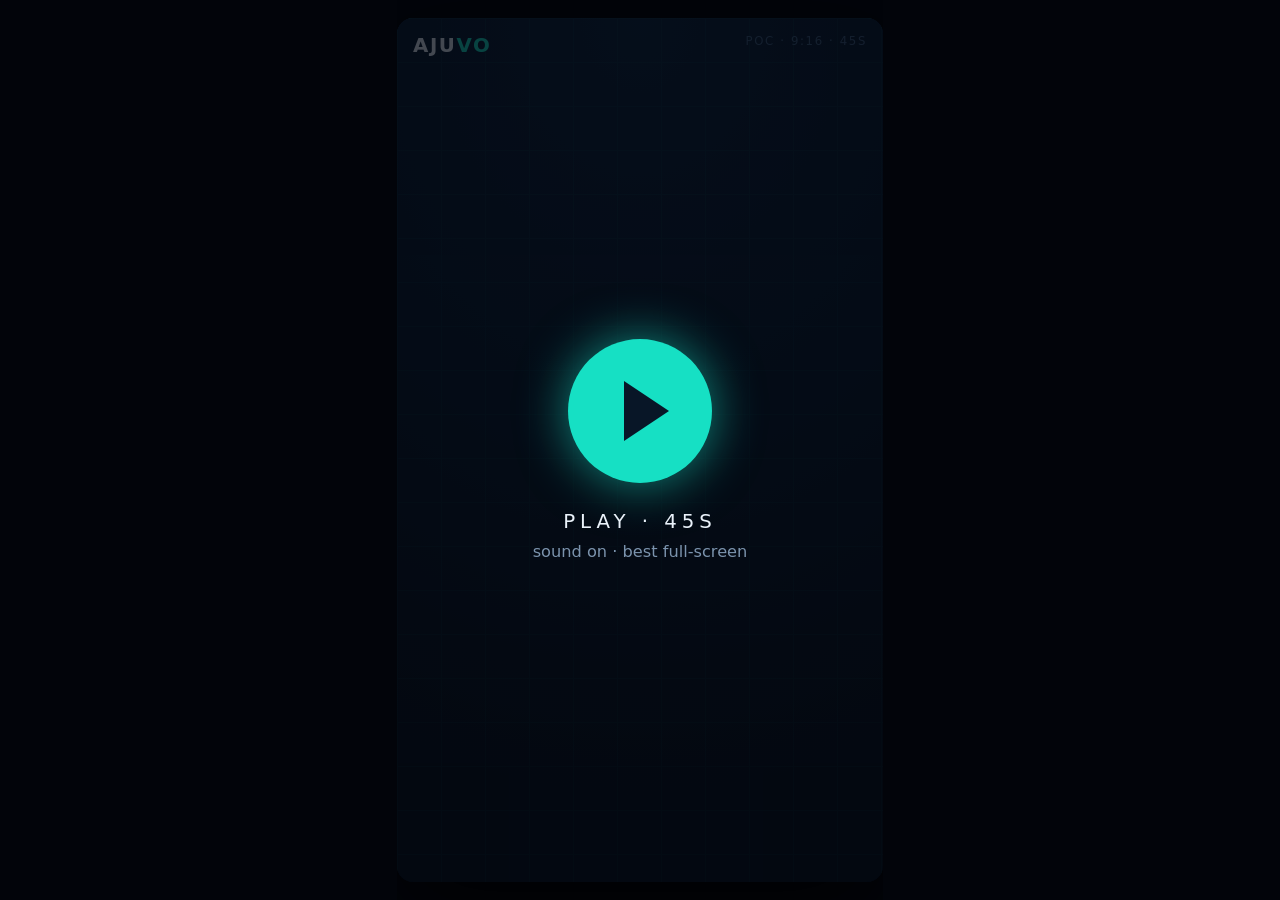
<file: public/ajuvo/AJUVO_LinkedIn_45s.html>
<!DOCTYPE html>
<html lang="en">
<head>
<meta charset="UTF-8">
<meta name="viewport" content="width=device-width, initial-scale=1.0">
<meta name="robots" content="noindex, nofollow">
<title>AJUVO — 45s LinkedIn Cut (POC)</title>
<style>
:root{
  --navy:#081627;--navy2:#0d2138;--ink:#050b14;--teal:#16E0C4;--teal2:#0bb9a2;
  --red:#FF5066;--amber:#FFC44D;--white:#EAF2FA;--grey:#7B93AD;
  --font:'Segoe UI',system-ui,-apple-system,sans-serif;
}
*{margin:0;padding:0;box-sizing:border-box;font-family:var(--font)}
html,body{height:100%;background:#02040a;display:flex;align-items:center;justify-content:center;overflow:hidden}
#stage{position:relative;height:96vh;aspect-ratio:9/16;background:radial-gradient(130% 90% at 50% 0%,var(--navy2),var(--navy) 55%,var(--ink));
  border-radius:16px;overflow:hidden;color:var(--white);box-shadow:0 30px 90px rgba(0,0,0,.75)}
#stage::before{content:"";position:absolute;inset:0;opacity:.05;pointer-events:none;
  background-image:linear-gradient(var(--teal) 1px,transparent 1px),linear-gradient(90deg,var(--teal) 1px,transparent 1px);
  background-size:44px 44px;animation:drift 20s linear infinite}
@keyframes drift{to{background-position:0 440px}}
#vig{position:absolute;inset:0;pointer-events:none;box-shadow:inset 0 0 160px rgba(0,0,0,.5)}
.scene{position:absolute;inset:0;display:flex;flex-direction:column;align-items:center;justify-content:center;
  padding:0 8%;text-align:center;opacity:0;pointer-events:none;transition:opacity .5s ease}
.scene.on{opacity:1}
.kicker{font-size:3.2vh;letter-spacing:.32em;text-transform:uppercase;color:var(--teal);font-weight:700;opacity:0;transform:translateY(10px);transition:.5s}
.kicker.show{opacity:1;transform:none}
.head{font-size:5.4vh;font-weight:800;line-height:1.04;letter-spacing:-.02em;opacity:0;transform:translateY(16px);transition:.6s}
.head.show{opacity:1;transform:none}
.big{font-size:12vh;font-weight:800;letter-spacing:-.03em;line-height:.9;color:var(--teal)}
.num{font-variant-numeric:tabular-nums}
.sub{font-size:2.6vh;color:var(--grey);margin-top:1.5vh;letter-spacing:.04em}

.plist{display:flex;flex-direction:column;gap:2vh}
.pl{font-size:3.6vh;font-weight:800;opacity:.15;transition:.4s;color:var(--white)}
.pl.hot{opacity:1}
.pl .x{color:var(--red);margin-right:1vw}

.steps{display:flex;flex-direction:column;gap:2.6vh}
.step{display:flex;align-items:center;gap:2vw;font-size:3.4vh;font-weight:800;opacity:.15;transition:.45s}
.step.lit{opacity:1}
.dot{width:2.2vh;height:2.2vh;border-radius:50%;background:var(--grey);transition:.45s}
.step.lit .dot{background:var(--teal);box-shadow:0 0 18px var(--teal)}

.statwrap{display:flex;flex-direction:column;gap:3.5vh;align-items:center}
.stat{display:flex;flex-direction:column;align-items:center}
.stat .v{font-size:13vh;font-weight:800;color:var(--teal);line-height:.85;letter-spacing:-.03em}
.stat .k{font-size:2.4vh;color:var(--white);margin-top:1vh;letter-spacing:.06em;text-transform:uppercase}
.stamp{font-size:3vh;font-weight:800;color:var(--teal);border:2px solid var(--teal2);padding:1.4vh 3vw;border-radius:40px;
  opacity:0;transform:scale(.7);transition:.5s cubic-bezier(.2,1.5,.4,1);margin-top:1vh}
.stamp.show{opacity:1;transform:none}

.logo{font-size:9vh;font-weight:800;letter-spacing:.05em}
.logo .t{color:var(--teal)}
.cta{margin-top:3vh;background:var(--teal);color:var(--navy);font-weight:800;font-size:2.8vh;padding:1.8vh 6vw;border-radius:44px;animation:pulse 1.5s ease-in-out infinite}
@keyframes pulse{0%,100%{transform:scale(1)}50%{transform:scale(1.05)}}
.small{font-size:2vh;color:var(--grey);margin-top:2vh}

#cap{position:absolute;left:6%;right:6%;bottom:8%;text-align:center;font-size:3vh;font-weight:700;line-height:1.32;
  text-shadow:0 2px 14px rgba(0,0,0,.95);min-height:8vh}
#cap b{background:var(--teal);color:var(--navy);padding:0 6px;border-radius:4px}
#bar{position:absolute;left:0;bottom:0;height:5px;background:var(--teal);width:0%;z-index:5}
#brand{position:absolute;top:16px;left:16px;font-size:2.2vh;font-weight:800;letter-spacing:.08em}
#brand .t{color:var(--teal)}
#poc{position:absolute;top:16px;right:16px;font-size:1.3vh;letter-spacing:.14em;color:#3f5c7c;text-transform:uppercase}
#snd{position:absolute;bottom:14px;right:14px;font-size:1.7vh;color:var(--teal);background:rgba(0,0,0,.35);padding:.7vh 1.6vw;border-radius:20px;cursor:pointer;opacity:0;transition:.3s;z-index:8}
#snd.show{opacity:1}
#ctrl{position:absolute;inset:0;display:flex;flex-direction:column;align-items:center;justify-content:center;background:rgba(3,7,16,.72);cursor:pointer;z-index:10;transition:opacity .4s}
#ctrl.hidden{opacity:0;pointer-events:none}
#play{width:16vh;height:16vh;border-radius:50%;background:var(--teal);display:flex;align-items:center;justify-content:center;box-shadow:0 0 50px rgba(22,224,196,.6)}
#play::after{content:"";border-left:5vh solid var(--navy);border-top:3.4vh solid transparent;border-bottom:3.4vh solid transparent;margin-left:1.4vh}
#ctrl .lbl{margin-top:3vh;font-size:2.2vh;letter-spacing:.25em;text-transform:uppercase}
#ctrl .s2{margin-top:1vh;font-size:1.8vh;color:var(--grey)}
#replay{position:absolute;bottom:14px;left:14px;font-size:1.7vh;color:var(--teal);background:rgba(0,0,0,.35);padding:.7vh 1.6vw;border-radius:20px;cursor:pointer;opacity:0;transition:.3s;z-index:8}
#replay.show{opacity:1}
</style>
</head>
<body>
<div id="stage">
  <div id="brand">AJU<span class="t">VO</span></div>
  <div id="poc">POC · 9:16 · 45s</div>

  <div class="scene" id="s-hook">
    <div class="kicker" id="hk">ServiceNow · Enterprise CSM</div>
    <div class="head" id="hh">Every enterprise<br>thinks its data is<br>under control.</div>
    <div class="head" id="hh2" style="font-size:3.4vh;color:var(--grey);margin-top:3vh">…until it tries to move it.</div>
  </div>

  <div class="scene" id="s-prob">
    <div class="kicker show" style="margin-bottom:4vh">One migration. Four landmines.</div>
    <div class="plist">
      <div class="pl" data-p="0"><span class="x">✕</span>Fragmented service sprawl</div>
      <div class="pl" data-p="1"><span class="x">✕</span>Disconnected operations</div>
      <div class="pl" data-p="2"><span class="x">✕</span>Undocumented legacy data</div>
      <div class="pl" data-p="3"><span class="x">✕</span>Migration at massive scale</div>
    </div>
  </div>

  <div class="scene" id="s-method">
    <div class="kicker show" style="margin-bottom:4vh">So AJUVO went to work</div>
    <div class="steps">
      <div class="step" data-s="0"><span class="dot"></span>Reverse-engineer the data</div>
      <div class="step" data-s="1"><span class="dot"></span>Map every relationship</div>
      <div class="step" data-s="2"><span class="dot"></span>Sequence the load</div>
    </div>
  </div>

  <div class="scene" id="s-num">
    <div class="kicker show" style="margin-bottom:2vh">The result</div>
    <div class="statwrap">
      <div class="stat"><div class="v num" id="n1">0</div><div class="k">primary cases</div></div>
      <div class="stat"><div class="v num" id="n2">0</div><div class="k">total records migrated</div></div>
      <div class="stamp" id="nstamp">✓ platform stability maintained</div>
    </div>
  </div>

  <div class="scene" id="s-cta">
    <div class="logo">AJU<span class="t">VO</span></div>
    <div class="small" style="margin-top:1vh">ServiceNow migration at enterprise scale</div>
    <div class="cta">Let's talk — ajuvo.com</div>
    <div class="small">(844) 420-2100 · info@ajuvo.com</div>
  </div>

  <div id="cap"></div>
  <div id="bar"></div>
  <div id="snd">♪ sound on</div>
  <div id="replay">↻ replay</div>
  <div id="ctrl"><div id="play"></div><div class="lbl">Play · 45s</div><div class="s2">sound on · best full-screen</div></div>
</div>

<script>
const $=s=>document.querySelector(s),$$=s=>[...document.querySelectorAll(s)];
const END=45000;
const SCENES=[
  {id:'s-hook',a:0,b:8000},{id:'s-prob',a:8000,b:16000},{id:'s-method',a:16000,b:24000},
  {id:'s-num',a:24000,b:38000},{id:'s-cta',a:38000,b:45000}
];
const CAPS=[
  [0,4000,"Every enterprise thinks its data is under control."],
  [4000,8000,"Then it tries to move it."],
  [8000,16000,"One customer service transformation. Four problems nobody warned them about."],
  [16000,24000,"AJUVO reverse-engineered the data, mapped every relationship, and sequenced the load."],
  [24000,31000,"<b>16.6 million</b> primary cases."],
  [31000,38000,"<b>140 million</b> total records — moved under an aggressive timeline."],
  [38000,45000,"AJUVO — ServiceNow migration at enterprise scale. Let's talk, ajuvo.com."]
];
const CUES=[
  [200,()=>{$('#hk').classList.add('show');}],
  [700,()=>{$('#hh').classList.add('show');}],
  [4200,()=>{$('#hh2').classList.add('show');ping(400);}],
  [9000,()=>pl(0)],[10200,()=>pl(1)],[11400,()=>pl(2)],[12600,()=>pl(3)],
  [17000,()=>st(0)],[19000,()=>st(1)],[21000,()=>st(2)],
  [35500,()=>{$('#nstamp').classList.add('show');swell();}]
];
function pl(i){document.querySelector(`.pl[data-p="${i}"]`).classList.add('hot');ping(300+i*30);}
function st(i){document.querySelector(`.step[data-s="${i}"]`).classList.add('lit');ping(520+i*60);}
const ease=t=>1-Math.pow(1-t,3);
function cnt(el,target,t0,t1,now,fmt){const p=Math.min(1,Math.max(0,(now-t0)/(t1-t0)));el.textContent=fmt(Math.round(ease(p)*target));}
const fM=n=>(n/1e6).toFixed(1).replace(/\.0$/,'')+'M';
let AC=null,SND=true;
function audio(){if(!AC){try{AC=new (window.AudioContext||window.webkitAudioContext)();}catch(e){SND=false;}}}
function tone(f,d,t,g,sl){if(!AC||!SND)return;const o=AC.createOscillator(),v=AC.createGain(),n=AC.currentTime;
 o.type=t||'sine';o.frequency.setValueAtTime(f,n);if(sl)o.frequency.exponentialRampToValueAtTime(sl,n+d);
 v.gain.setValueAtTime(0,n);v.gain.linearRampToValueAtTime(g||.15,n+.01);v.gain.exponentialRampToValueAtTime(.0001,n+d);
 o.connect(v);v.connect(AC.destination);o.start(n);o.stop(n+d+.05);}
const hit=(f,g)=>{tone(f||120,.5,'sine',g||.4);tone((f||120)*2,.18,'triangle',.1);};
const ping=f=>tone(f||600,.12,'triangle',.07);
const swell=()=>[262,330,392,523].forEach((f,i)=>setTimeout(()=>tone(f,.9,'sine',.09),i*70));
let start=null,raf=null,fired=new Array(CUES.length).fill(false);
function reset(){start=null;fired.fill(false);cancelAnimationFrame(raf);
  $$('.scene').forEach(s=>s.classList.remove('on'));
  $$('.pl').forEach(e=>e.classList.remove('hot'));$$('.step').forEach(e=>e.classList.remove('lit'));
  $('#nstamp').classList.remove('show');$('#hh2').classList.remove('show');
  ['hk','hh'].forEach(id=>$('#'+id).classList.remove('show'));
  $('#n1').textContent='0';$('#n2').textContent='0';$('#bar').style.width='0%';$('#cap').innerHTML='';$('#replay').classList.remove('show');}
function frame(ts){if(!start)start=ts;const now=ts-start;
  $('#bar').style.width=Math.min(100,now/END*100)+'%';
  SCENES.forEach(s=>document.getElementById(s.id).classList.toggle('on',now>=s.a&&now<s.b));
  const c=CAPS.find(c=>now>=c[0]&&now<c[1]);$('#cap').innerHTML=c?c[2]:'';
  CUES.forEach((q,i)=>{if(!fired[i]&&now>=q[0]){fired[i]=true;q[1]();}});
  if(now>=24500&&now<31000)cnt($('#n1'),16600000,24800,30000,now,fM);
  if(now>=30000)$('#n1').textContent='16.6M';
  if(now>=30500&&now<38000)cnt($('#n2'),140000000,30800,36500,now,fM);
  if(now>=36500)$('#n2').textContent='140M';
  if(now<END)raf=requestAnimationFrame(frame);
  else{$('#cap').innerHTML=CAPS[CAPS.length-1][2];$('#replay').classList.add('show');}}
function play(){audio();if(AC&&AC.state==='suspended')AC.resume();reset();$('#ctrl').classList.add('hidden');$('#snd').classList.add('show');raf=requestAnimationFrame(frame);}
$('#ctrl').addEventListener('click',play);$('#replay').addEventListener('click',play);
$('#snd').addEventListener('click',e=>{e.stopPropagation();SND=!SND;$('#snd').textContent=SND?'♪ sound on':'♪ sound off';});
</script>
</body>
</html>
</file>
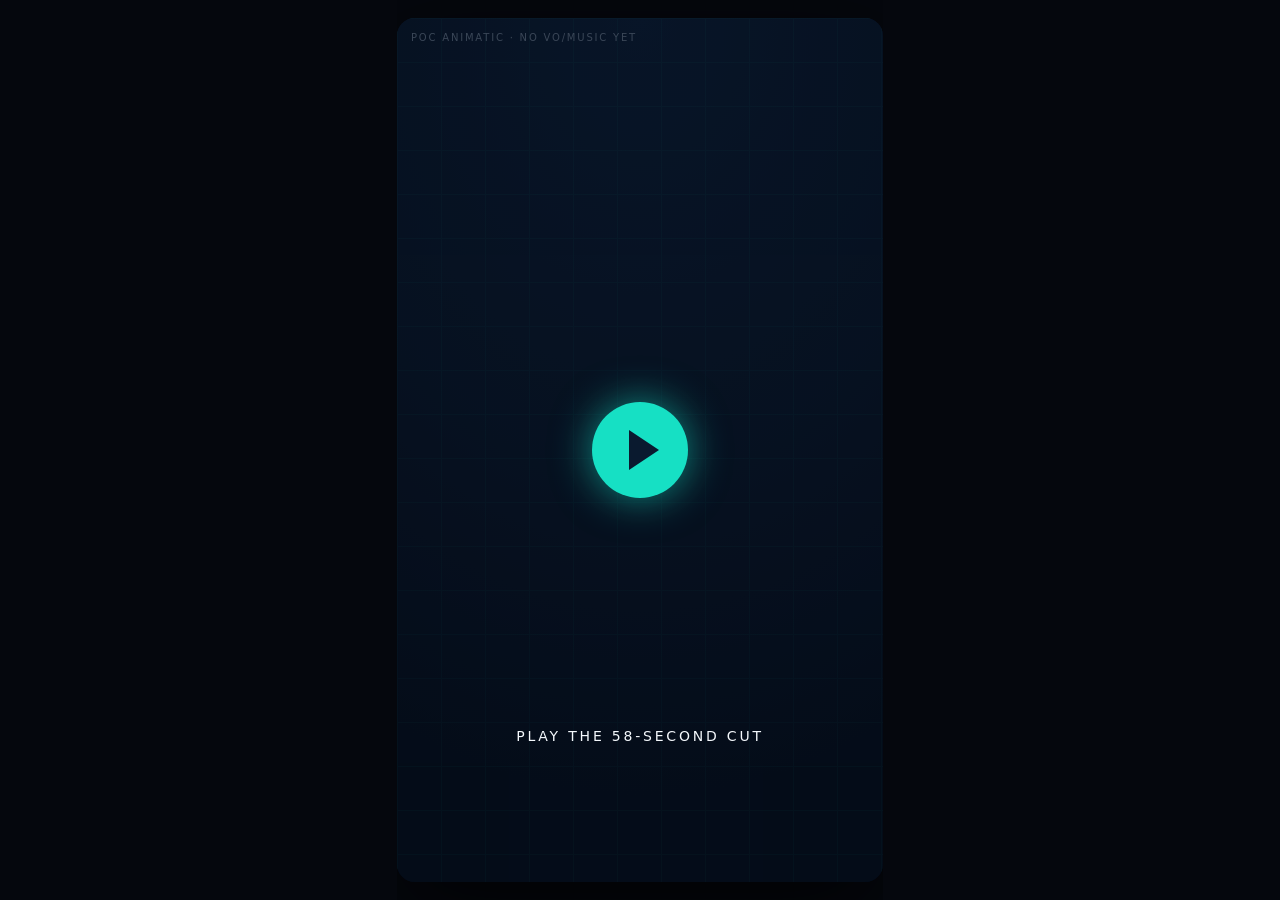
<file: public/ajuvo/Story4_Animatic.html>
<!DOCTYPE html>
<html lang="en">
<head>
<meta charset="UTF-8">
<meta name="viewport" content="width=device-width, initial-scale=1.0">
<meta name="robots" content="noindex, nofollow">
<title>AJUVO — Story 4 Animatic (POC)</title>
<style>
  :root{
    /* PLACEHOLDER BRAND COLORS — swap for AJUVO's real palette */
    --navy:#0A1A2F; --navy2:#0E2440; --teal:#16E0C4; --teal-dim:#0d8f7f;
    --red:#FF4D5E; --white:#F4F8FC; --grey:#7C90A8;
  }
  *{margin:0;padding:0;box-sizing:border-box;font-family:'Segoe UI',system-ui,-apple-system,sans-serif}
  html,body{height:100%;background:#05070d;display:flex;align-items:center;justify-content:center;overflow:hidden}
  #stage{
    position:relative;height:96vh;aspect-ratio:9/16;background:radial-gradient(120% 90% at 50% 0%,var(--navy2),var(--navy) 60%,#05101f);
    border-radius:18px;overflow:hidden;box-shadow:0 30px 90px rgba(0,0,0,.7);color:var(--white)}
  /* subtle animated grid backdrop */
  #stage::before{content:"";position:absolute;inset:0;opacity:.06;
    background-image:linear-gradient(var(--teal) 1px,transparent 1px),linear-gradient(90deg,var(--teal) 1px,transparent 1px);
    background-size:44px 44px;animation:drift 18s linear infinite}
  @keyframes drift{to{background-position:0 440px}}

  .scene{position:absolute;inset:0;display:flex;flex-direction:column;align-items:center;justify-content:center;
    padding:8% 9%;text-align:center;opacity:0;transform:translateY(14px);pointer-events:none;
    transition:opacity .5s ease,transform .5s ease}
  .scene.on{opacity:1;transform:none}

  .kicker{font-size:clamp(11px,2.4vh,15px);letter-spacing:.28em;text-transform:uppercase;color:var(--teal);margin-bottom:2.5vh;font-weight:600}
  .big{font-size:clamp(40px,10vh,96px);font-weight:800;line-height:1;letter-spacing:-.02em}
  .num{font-variant-numeric:tabular-nums}
  .label{font-size:clamp(16px,3.4vh,26px);color:var(--grey);margin-top:2vh;font-weight:500}

  /* Scene B stacked lines */
  .stackline{font-size:clamp(20px,4.6vh,38px);font-weight:700;margin:1.1vh 0;opacity:.25;transition:opacity .4s,color .4s}
  .stackline.hot{opacity:1;color:var(--white)}
  .stackline .t{color:var(--teal)}

  /* Scene C split */
  .stamp{font-size:clamp(20px,4.4vh,34px);font-weight:800;letter-spacing:.02em;color:var(--red);
    border:3px solid var(--red);padding:2.2vh 4vw;border-radius:10px;transform:rotate(-4deg) scale(.6);opacity:0;
    transition:transform .35s cubic-bezier(.2,1.4,.4,1),opacity .35s;text-transform:uppercase}
  .stamp.in{transform:rotate(-4deg) scale(1);opacity:1}
  .vs{width:0;height:4px;background:var(--teal);margin:3.5vh 0;transition:width .5s .3s}
  .vs.in{width:60%}

  /* Scene D process nodes */
  .steps{display:flex;flex-direction:column;gap:2.4vh;width:100%}
  .step{display:flex;align-items:center;gap:14px;font-size:clamp(15px,3vh,24px);font-weight:700;opacity:.2;transition:opacity .45s}
  .step.lit{opacity:1}
  .dot{width:16px;height:16px;border-radius:50%;background:var(--grey);flex:0 0 auto;transition:background .45s,box-shadow .45s}
  .step.lit .dot{background:var(--teal);box-shadow:0 0 18px var(--teal)}
  .step small{display:block;color:var(--grey);font-weight:500;font-size:clamp(11px,2vh,15px);margin-top:.4vh}

  /* Scene E payoff */
  .payoff{display:flex;flex-direction:column;gap:3vh;width:100%}
  .stat{display:flex;flex-direction:column;align-items:center}
  .stat .v{font-size:clamp(46px,11vh,110px);font-weight:800;line-height:.95;color:var(--teal);letter-spacing:-.03em}
  .stat .k{font-size:clamp(14px,2.8vh,20px);color:var(--white);margin-top:.6vh;letter-spacing:.04em}
  .check{color:var(--teal);font-size:clamp(16px,3vh,22px);margin-top:2vh;opacity:0;transition:opacity .5s}
  .check.in{opacity:1}

  /* Scene F contrast */
  .weigh{font-size:clamp(26px,6vh,52px);font-weight:800;line-height:1.15}
  .weigh .dimline{color:var(--grey);font-weight:600;opacity:.5}
  .weigh .hot{color:var(--teal)}

  /* Scene G CTA */
  .logo{font-size:clamp(38px,8vh,72px);font-weight:800;letter-spacing:.04em}
  .logo .t{color:var(--teal)}
  .tag{font-size:clamp(14px,2.8vh,20px);color:var(--grey);margin-top:1.5vh}
  .cta{margin-top:4vh;background:var(--teal);color:var(--navy);font-weight:800;font-size:clamp(15px,3vh,22px);
    padding:2vh 6vw;border-radius:40px;animation:pulse 1.4s ease-in-out infinite}
  @keyframes pulse{0%,100%{transform:scale(1)}50%{transform:scale(1.05)}}
  .qr{margin-top:3vh;width:11vh;height:11vh;background:
    repeating-conic-gradient(var(--white) 0 25%,var(--navy) 0 50%) 50%/22% 22%;border:8px solid var(--white);border-radius:8px;opacity:.85}

  /* captions */
  #cap{position:absolute;left:6%;right:6%;bottom:10%;text-align:center;font-size:clamp(16px,3.2vh,26px);
    font-weight:700;line-height:1.35;text-shadow:0 2px 14px rgba(0,0,0,.9);min-height:9vh}
  #cap b{background:var(--teal);color:var(--navy);padding:0 6px;border-radius:4px}

  /* progress + controls */
  #bar{position:absolute;left:0;bottom:0;height:5px;background:var(--teal);width:0%}
  #ctrl{position:absolute;inset:0;display:flex;align-items:center;justify-content:center;background:rgba(5,10,20,.55);
    cursor:pointer;transition:opacity .3s}
  #ctrl.hidden{opacity:0;pointer-events:none}
  #play{width:96px;height:96px;border-radius:50%;background:var(--teal);display:flex;align-items:center;justify-content:center;box-shadow:0 0 40px rgba(22,224,196,.6)}
  #play::after{content:"";border-left:30px solid var(--navy);border-top:20px solid transparent;border-bottom:20px solid transparent;margin-left:8px}
  #ctrl .lbl{position:absolute;bottom:16%;color:var(--white);font-size:14px;letter-spacing:.2em;text-transform:uppercase}
  #tag{position:absolute;top:14px;left:14px;font-size:10px;letter-spacing:.18em;color:var(--grey);text-transform:uppercase}
  #replay{position:absolute;top:14px;right:14px;font-size:12px;color:var(--teal);cursor:pointer;background:rgba(0,0,0,.3);padding:6px 12px;border-radius:20px;opacity:0;transition:opacity .3s}
  #replay.show{opacity:1}
</style>
</head>
<body>
<div id="stage">
  <div id="tag">POC ANIMATIC · NO VO/MUSIC YET</div>
  <div id="replay">↻ Replay</div>

  <!-- A -->
  <div class="scene" data-s="A">
    <div class="kicker">Migration at scale</div>
    <div class="big num" id="a-num">0</div>
    <div class="label" id="a-lab" style="opacity:0">records</div>
  </div>
  <!-- B -->
  <div class="scene" data-s="B">
    <div class="stackline" data-b="0"><span class="t">Millions</span> of support cases</div>
    <div class="stackline" data-b="1">Years of emails, chats &amp; history</div>
    <div class="stackline" data-b="2">All of it <span class="t">live</span></div>
  </div>
  <!-- C -->
  <div class="scene" data-s="C">
    <div class="kicker">At this scale, most migrations…</div>
    <div class="stamp" data-c="0">Miss the deadline</div>
    <div class="vs" data-c="line"></div>
    <div class="stamp" data-c="1">Crash the platform</div>
  </div>
  <!-- D -->
  <div class="scene" data-s="D">
    <div class="kicker">AJUVO did neither</div>
    <div class="steps">
      <div class="step" data-d="0"><span class="dot"></span><div>Reverse-engineer<small>the undocumented data model</small></div></div>
      <div class="step" data-d="1"><span class="dot"></span><div>Map every relationship<small>preserve business context</small></div></div>
      <div class="step" data-d="2"><span class="dot"></span><div>Sequence the load<small>throttle when it must, push when it can</small></div></div>
    </div>
  </div>
  <!-- E -->
  <div class="scene" data-s="E">
    <div class="kicker">The result</div>
    <div class="payoff">
      <div class="stat"><div class="v num" id="e1">0</div><div class="k">primary customer-care cases</div></div>
      <div class="stat"><div class="v num" id="e2">0</div><div class="k">total records migrated</div></div>
    </div>
    <div class="check" id="e-check">✓ history preserved &nbsp;·&nbsp; ✓ platform stable</div>
  </div>
  <!-- F -->
  <div class="scene" data-s="F">
    <div class="weigh"><span class="dimline">moving data</span><br>is not<br><span class="hot">preserving a business</span></div>
  </div>
  <!-- G -->
  <div class="scene" data-s="G">
    <div class="logo">AJU<span class="t">VO</span></div>
    <div class="tag">ServiceNow migration at enterprise scale</div>
    <div class="cta">Let's talk — ajuvo.com</div>
    <div class="qr"></div>
  </div>

  <div id="cap"></div>
  <div id="bar"></div>
  <div id="ctrl"><div id="play"></div><div class="lbl">Play the 58-second cut</div></div>
</div>

<script>
const DUR = 58000;
const scenes = [
  {s:'A',a:0,b:4},{s:'B',a:4,b:11},{s:'C',a:11,b:19},{s:'D',a:19,b:30},
  {s:'E',a:30,b:44},{s:'F',a:44,b:52},{s:'G',a:52,b:58}
];
const caps = [
  {a:0,b:4,t:"Moving one customer to a new platform is hard. This customer had <b>140 million records</b>."},
  {a:4,b:11,t:"Millions of support cases. Years of emails, chats, and history. All of it live."},
  {a:11,b:19,t:"Most migrations at this scale miss the deadline — or take the platform down trying to hit it."},
  {a:19,b:30,t:"AJUVO did neither. We reverse-engineered the data, mapped every relationship, and sequenced the load."},
  {a:30,b:38,t:"<b>16.6 million</b> primary cases."},
  {a:38,b:44,t:"<b>140 million</b> total records — under an aggressive timeline."},
  {a:44,b:52,t:"That's the difference between moving data and <b>preserving a business</b>."},
  {a:52,b:58,t:"AJUVO. ServiceNow migration at enterprise scale. Let's talk — ajuvo.com"}
];
const $=q=>document.querySelector(q), $$=q=>[...document.querySelectorAll(q)];
let start=null,raf=null,fired={};

function ease(t){return 1-Math.pow(1-t,3);}
function countTo(el,target,t0,t1,now,fmt){
  const p=Math.min(1,Math.max(0,(now-t0)/(t1-t0)));
  el.textContent=fmt(Math.round(ease(p)*target));
}
const fmtFull=n=>n.toLocaleString('en-US');
const fmtM=n=>(n/1_000_000).toFixed(1).replace(/\.0$/,'')+'M';

function reset(){
  fired={};
  $$('.scene').forEach(s=>s.classList.remove('on'));
  $$('.stackline').forEach(e=>e.classList.remove('hot'));
  $$('.stamp').forEach(e=>e.classList.remove('in'));
  $('[data-c="line"]').classList.remove('in');
  $$('.step').forEach(e=>e.classList.remove('lit'));
  $('#e-check').classList.remove('in');
  $('#a-lab').style.opacity=0;$('#a-num').textContent='0';
  $('#e1').textContent='0';$('#e2').textContent='0';
  $('#bar').style.width='0%';$('#cap').innerHTML='';
  $('#replay').classList.remove('show');
}

function tick(ts){
  if(!start)start=ts;
  const now=ts-start;
  $('#bar').style.width=Math.min(100,now/DUR*100)+'%';

  scenes.forEach(sc=>{
    const el=document.querySelector(`.scene[data-s="${sc.s}"]`);
    el.classList.toggle('on', now>=sc.a*1000 && now<sc.b*1000);
  });
  const c=caps.find(c=>now>=c.a*1000&&now<c.b*1000);
  $('#cap').innerHTML=c?c.t:'';

  if(now>=0&&now<4000) countTo($('#a-num'),140000000,300,3200,now,fmtFull);
  if(now>=3200&&!fired.aLab){$('#a-lab').style.opacity=1;$('#a-num').textContent='140,000,000';fired.aLab=1;}

  [ [4600,0],[6600,1],[8600,2] ].forEach(([t,i])=>{
    if(now>=t) document.querySelector(`.stackline[data-b="${i}"]`).classList.add('hot');
  });

  if(now>=11600) document.querySelector('.stamp[data-c="0"]').classList.add('in');
  if(now>=13400) document.querySelector('.stamp[data-c="1"]').classList.add('in');
  if(now>=15200) $('[data-c="line"]').classList.add('in');

  [ [20000,0],[23000,1],[26000,2] ].forEach(([t,i])=>{
    if(now>=t) document.querySelector(`.step[data-d="${i}"]`).classList.add('lit');
  });

  if(now>=30000&&now<38000) countTo($('#e1'),16600000,30300,36000,now,fmtM);
  if(now>=36000){$('#e1').textContent='16.6M';}
  if(now>=37500&&now<44000) countTo($('#e2'),140000000,37800,43000,now,fmtM);
  if(now>=43000){$('#e2').textContent='140M';}
  if(now>=42000) $('#e-check').classList.add('in');

  if(now<DUR){raf=requestAnimationFrame(tick);}
  else{ $('#cap').innerHTML=caps[caps.length-1].t; $('#replay').classList.add('show'); }
}

function playAll(){
  reset(); start=null; cancelAnimationFrame(raf);
  $('#ctrl').classList.add('hidden');
  raf=requestAnimationFrame(tick);
}
$('#ctrl').addEventListener('click',playAll);
$('#replay').addEventListener('click',playAll);
</script>
</body>
</html>
</file>
